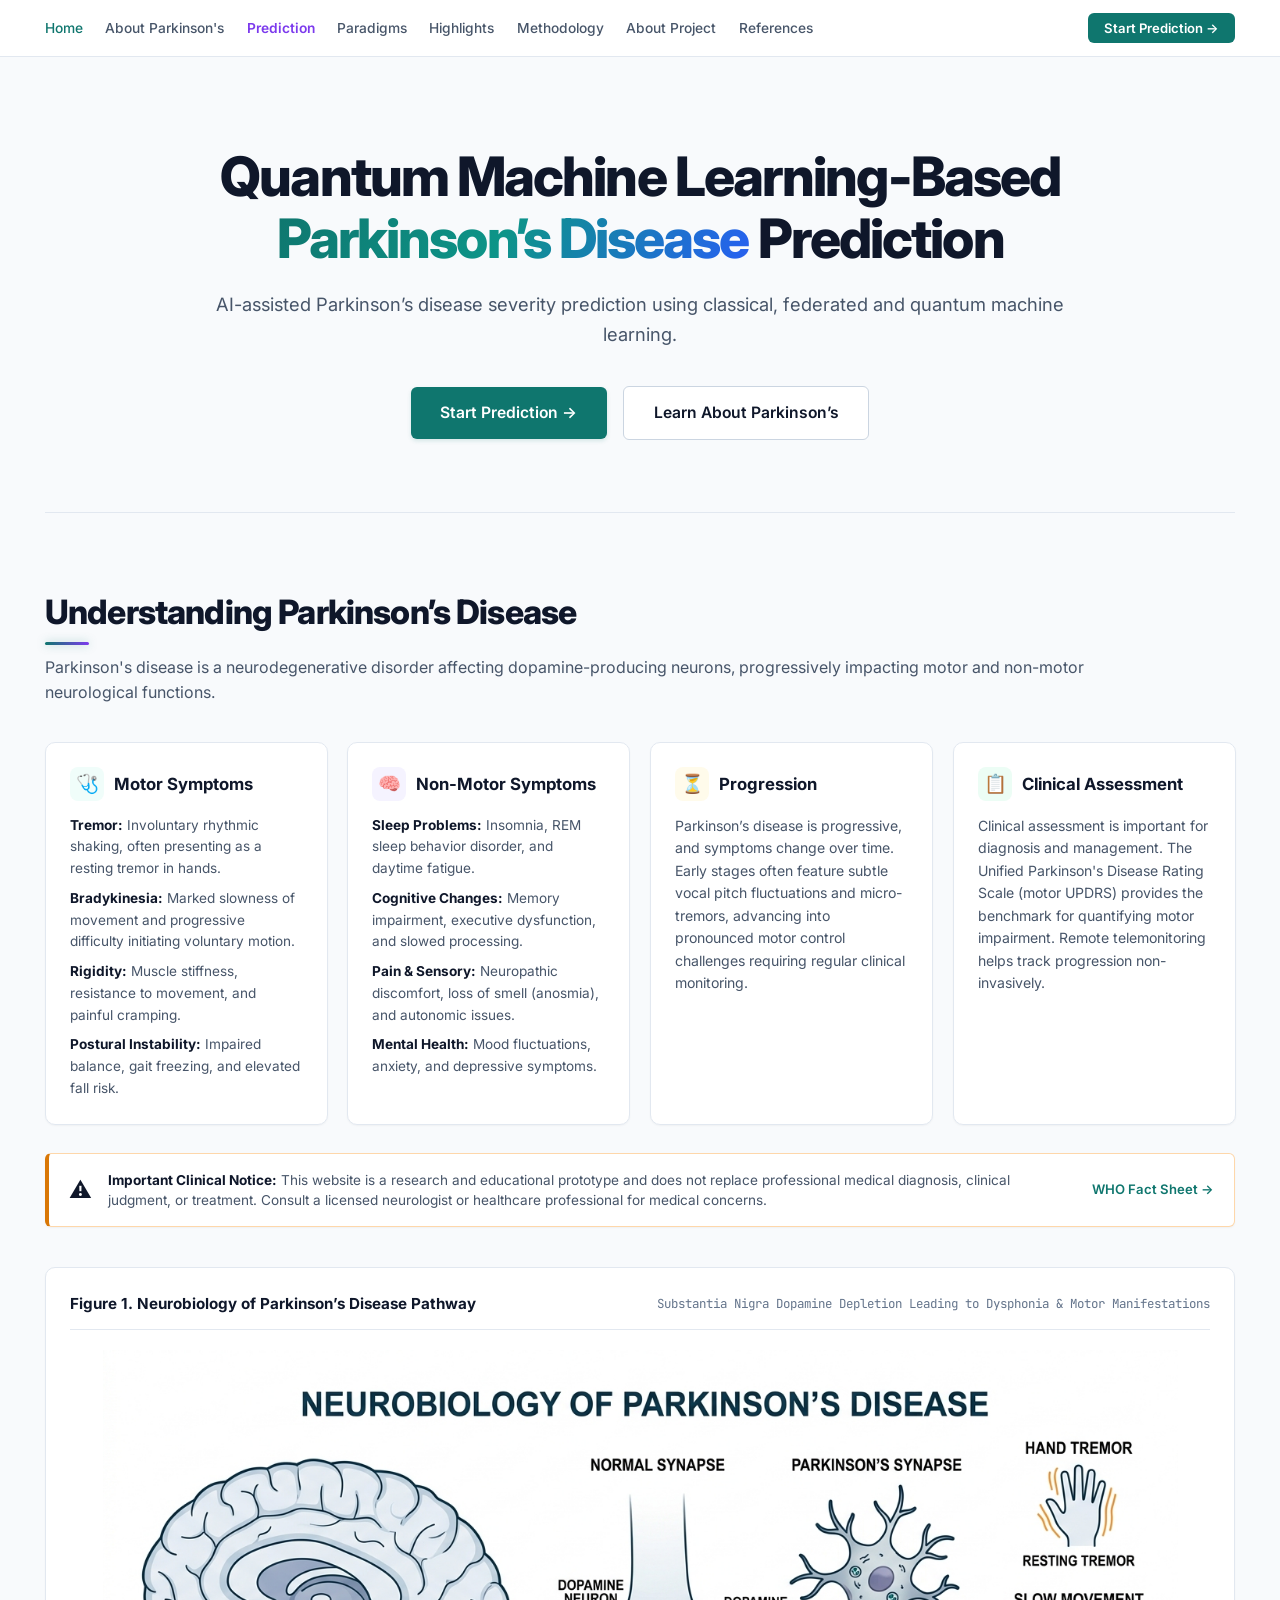
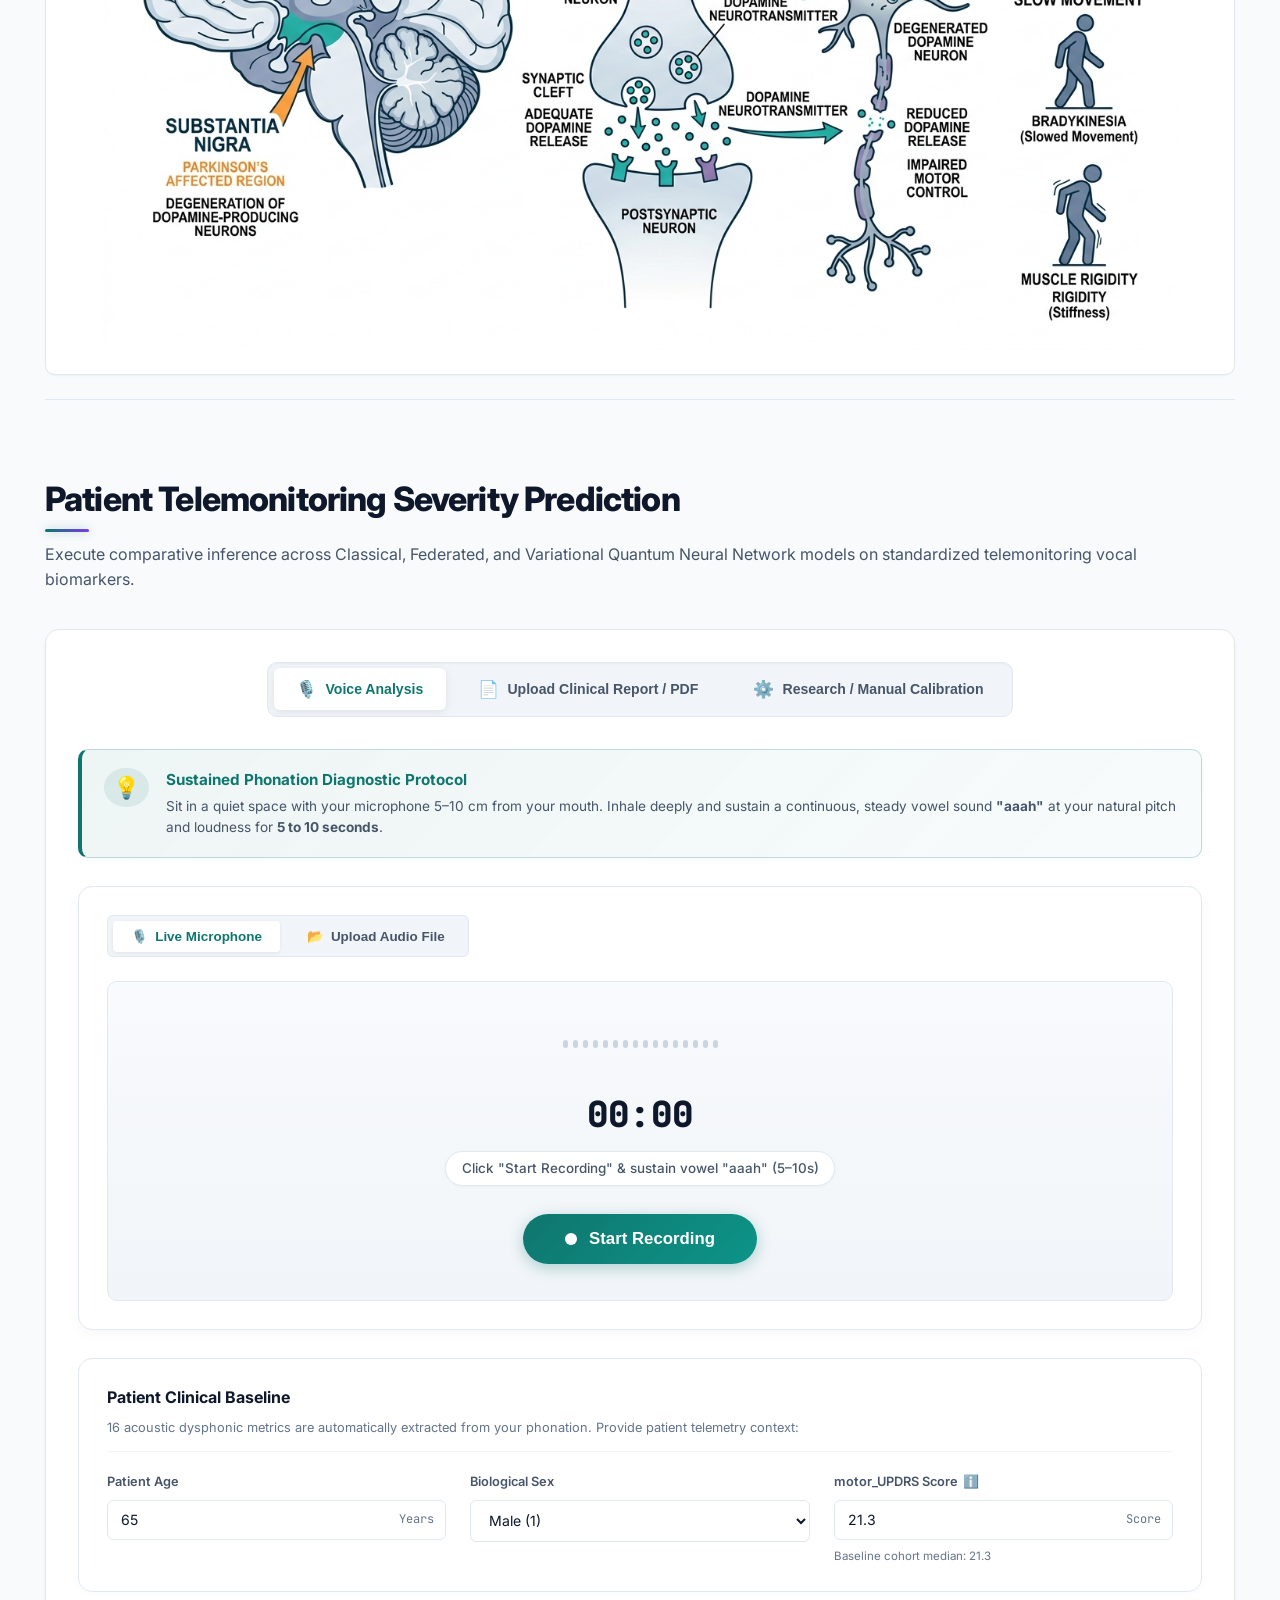
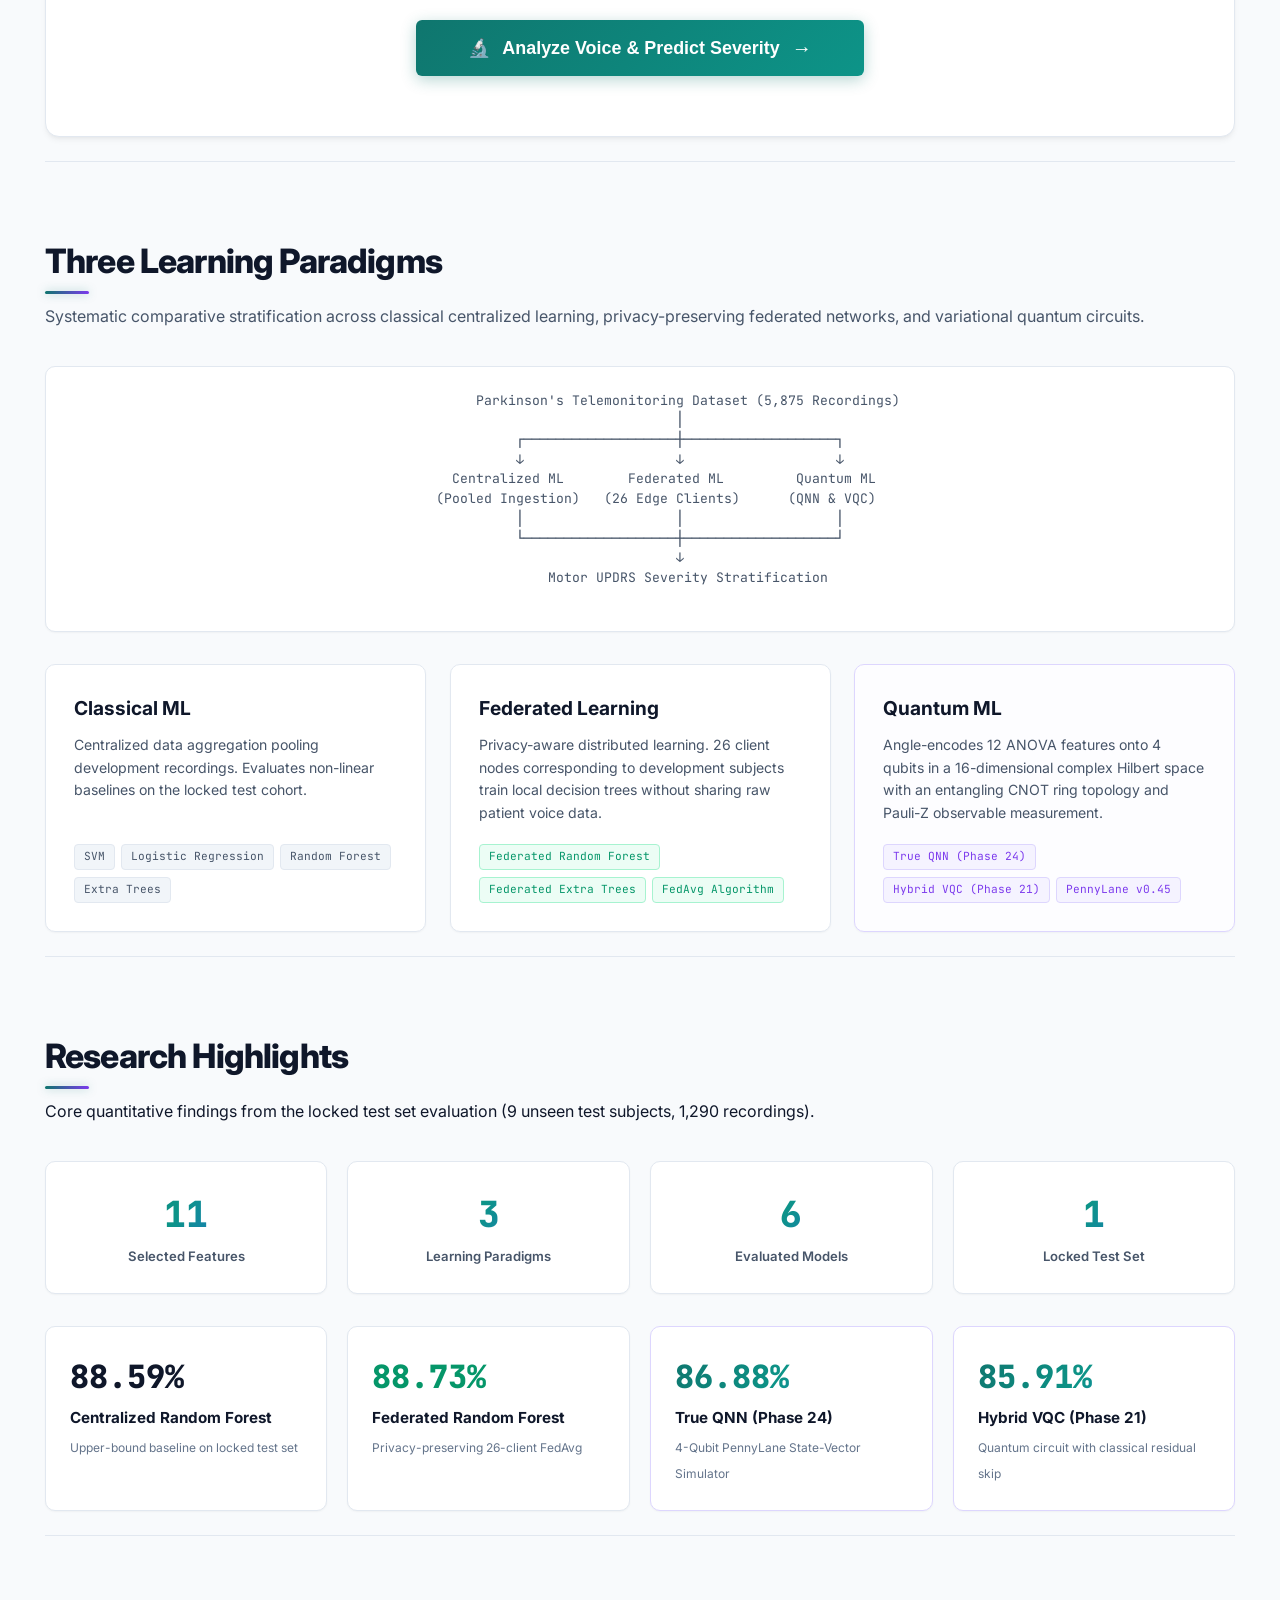
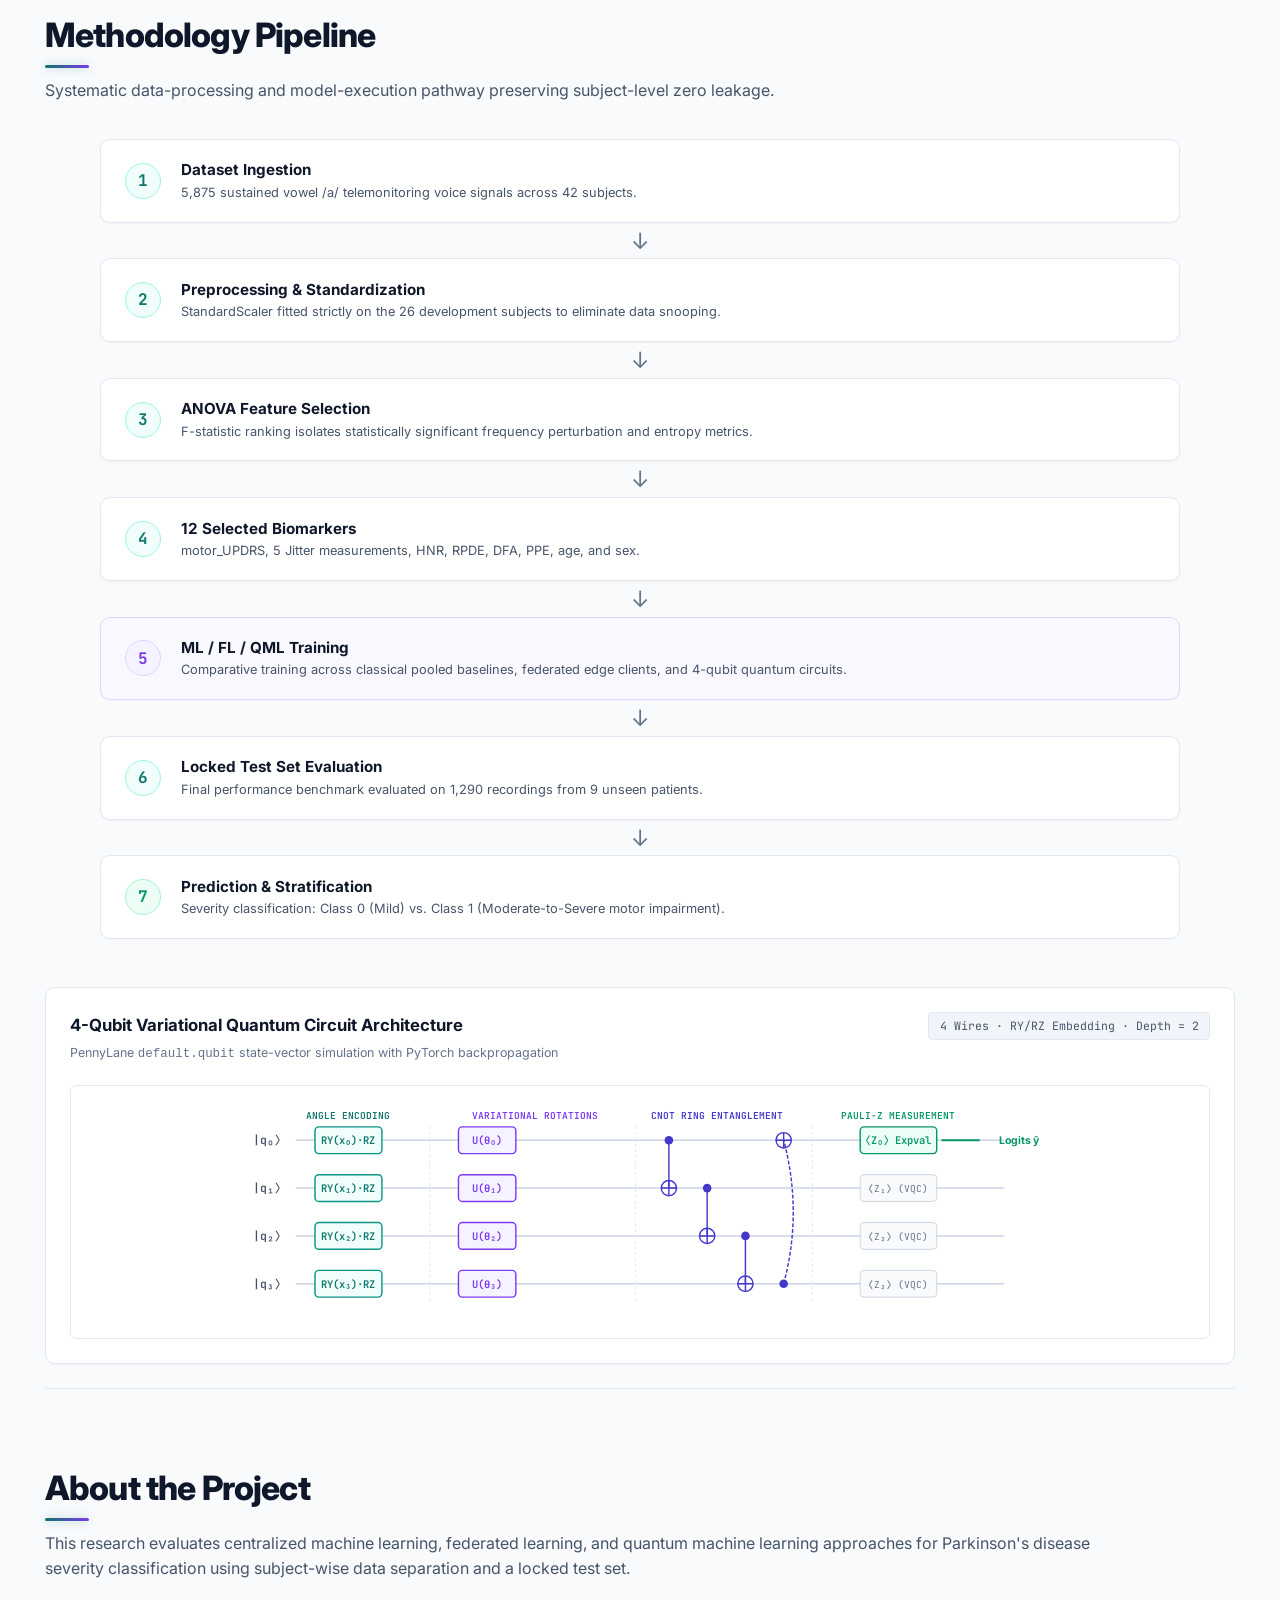
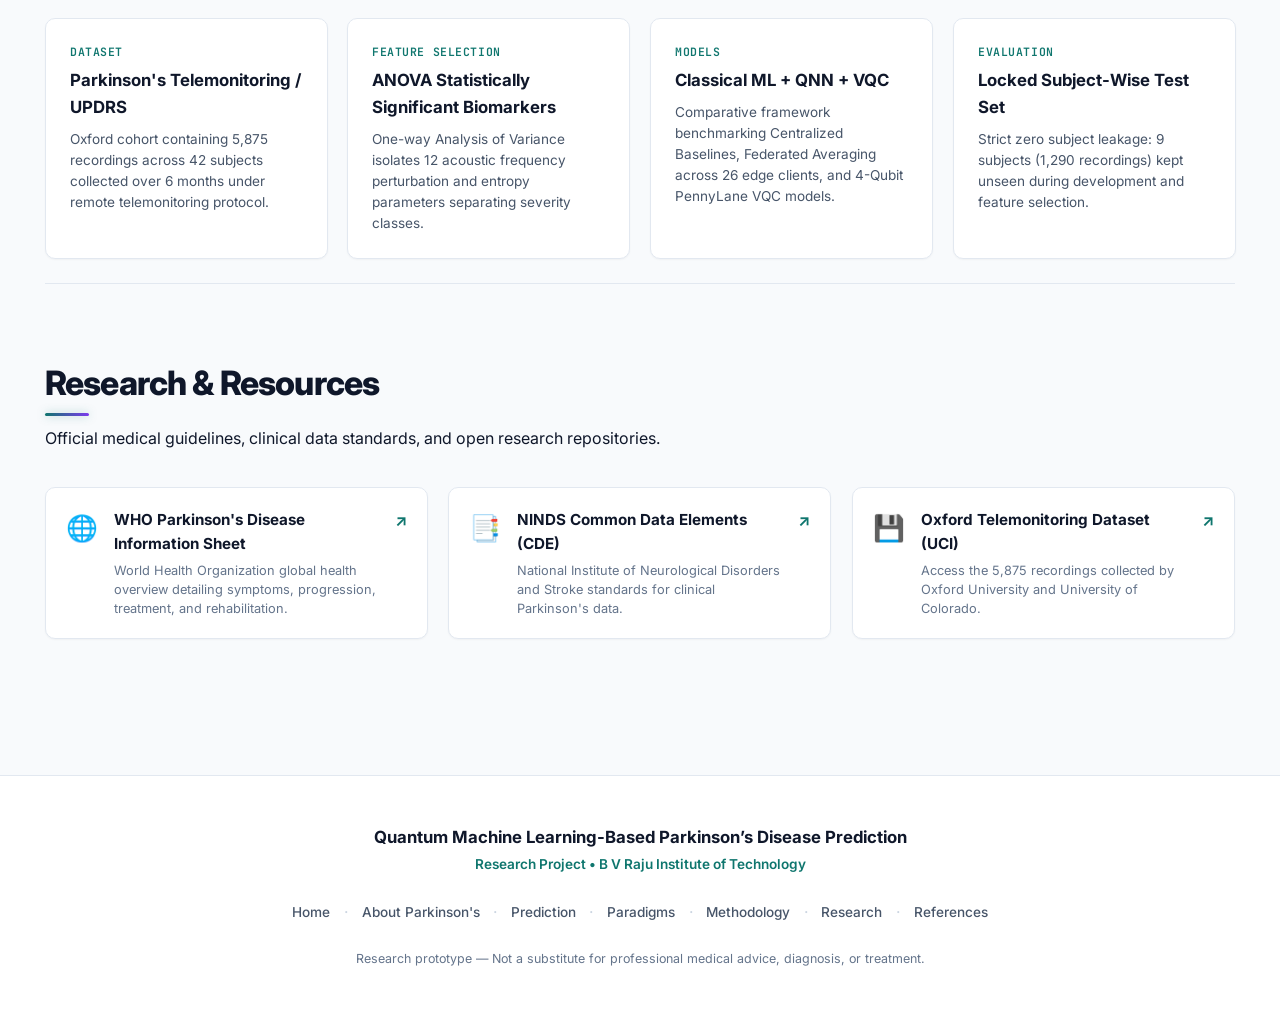
<file: frontend/index.html>
<!DOCTYPE html>
<html lang="en">
<head>
  <meta charset="UTF-8">
  <meta name="viewport" content="width=device-width, initial-scale=1.0">
  <title>Quantum Machine Learning-Based Parkinson’s Disease Prediction</title>
  <meta name="description" content="AI-assisted Parkinson’s disease severity prediction using classical, federated and quantum machine learning.">
  <link rel="stylesheet" href="css/style.css?v=2.3">
  <link rel="icon" href="data:image/svg+xml,<svg xmlns=%22http://www.w3.org/2000/svg%22 viewBox=%220 0 100 100%22><text y=%22.9em%22 font-size=%2290%22>⚕️</text></svg>">
</head>
<body>

  <!-- ========================================================================
       Navigation Bar
       ======================================================================== -->
  <header class="site-header" id="siteHeader">
    <div class="nav-container">
      <nav class="nav-menu">
        <ul class="nav-links">
          <li><a href="#home" class="nav-link active">Home</a></li>
          <li><a href="#overview" class="nav-link">About Parkinson's</a></li>
          <li><a href="#prediction" class="nav-link highlight-nav">Prediction</a></li>
          <li><a href="#paradigms" class="nav-link">Paradigms</a></li>
          <li><a href="#highlights" class="nav-link">Highlights</a></li>
          <li><a href="#methodology" class="nav-link">Methodology</a></li>
          <li><a href="#about" class="nav-link">About Project</a></li>
          <li><a href="#references" class="nav-link">References</a></li>
        </ul>
      </nav>

      <div class="header-actions">
        <a href="#prediction" class="btn-nav-cta">Start Prediction →</a>
      </div>
    </div>
  </header>

  <main class="page-container">

    <!-- ========================================================================
         1. HOME (Clean First Screen)
         ======================================================================== -->
    <section class="section-hero" id="home">
      <div class="hero-inner">
        <h1 class="hero-title">
          <span class="hero-line hero-line-1">Quantum Machine Learning-Based</span>
          <span class="hero-line hero-line-2"><span class="accent-teal text-shimmer">Parkinson’s Disease</span> Prediction</span>
        </h1>
        <p class="hero-subtitle">
          AI-assisted Parkinson’s disease severity prediction using classical, federated and quantum machine learning.
        </p>

        <div class="hero-buttons">
          <a href="#prediction" class="btn-primary-lg">Start Prediction →</a>
          <a href="#overview" class="btn-secondary-lg">Learn About Parkinson’s</a>
        </div>
      </div>
    </section>

    <!-- ========================================================================
         2. UNDERSTANDING PARKINSON'S DISEASE
         ======================================================================== -->
    <section class="section-block" id="overview">
      <div class="section-header-clean">
        <h2 class="section-title">Understanding Parkinson’s Disease</h2>
        <p class="section-lead">
          Parkinson's disease is a neurodegenerative disorder affecting dopamine-producing neurons, progressively impacting motor and non-motor neurological functions.
        </p>
      </div>

      <div class="pd-info-grid">
        <!-- Card 1: Motor Symptoms -->
        <div class="info-card">
          <div class="info-card-header">
            <span class="info-card-icon teal">🩺</span>
            <h3 class="info-card-title">Motor Symptoms</h3>
          </div>
          <ul class="info-list">
            <li><strong>Tremor:</strong> Involuntary rhythmic shaking, often presenting as a resting tremor in hands.</li>
            <li><strong>Bradykinesia:</strong> Marked slowness of movement and progressive difficulty initiating voluntary motion.</li>
            <li><strong>Rigidity:</strong> Muscle stiffness, resistance to movement, and painful cramping.</li>
            <li><strong>Postural Instability:</strong> Impaired balance, gait freezing, and elevated fall risk.</li>
          </ul>
        </div>

        <!-- Card 2: Non-Motor Symptoms -->
        <div class="info-card">
          <div class="info-card-header">
            <span class="info-card-icon violet">🧠</span>
            <h3 class="info-card-title">Non-Motor Symptoms</h3>
          </div>
          <ul class="info-list">
            <li><strong>Sleep Problems:</strong> Insomnia, REM sleep behavior disorder, and daytime fatigue.</li>
            <li><strong>Cognitive Changes:</strong> Memory impairment, executive dysfunction, and slowed processing.</li>
            <li><strong>Pain & Sensory:</strong> Neuropathic discomfort, loss of smell (anosmia), and autonomic issues.</li>
            <li><strong>Mental Health:</strong> Mood fluctuations, anxiety, and depressive symptoms.</li>
          </ul>
        </div>

        <!-- Card 3: Progression -->
        <div class="info-card">
          <div class="info-card-header">
            <span class="info-card-icon amber">⏳</span>
            <h3 class="info-card-title">Progression</h3>
          </div>
          <p class="info-card-desc">
            Parkinson’s disease is progressive, and symptoms change over time. Early stages often feature subtle vocal pitch fluctuations and micro-tremors, advancing into pronounced motor control challenges requiring regular clinical monitoring.
          </p>
        </div>

        <!-- Card 4: Assessment -->
        <div class="info-card">
          <div class="info-card-header">
            <span class="info-card-icon emerald">📋</span>
            <h3 class="info-card-title">Clinical Assessment</h3>
          </div>
          <p class="info-card-desc">
            Clinical assessment is important for diagnosis and management. The Unified Parkinson's Disease Rating Scale (motor UPDRS) provides the benchmark for quantifying motor impairment. Remote telemonitoring helps track progression non-invasively.
          </p>
        </div>
      </div>

      <!-- Medical Disclaimer Box -->
      <div class="clinical-disclaimer-box">
        <div class="disclaimer-icon">⚠️</div>
        <div class="disclaimer-content">
          <strong>Important Clinical Notice:</strong> This website is a research and educational prototype and does not replace professional medical diagnosis, clinical judgment, or treatment. Consult a licensed neurologist or healthcare professional for medical concerns.
        </div>
        <a href="https://www.who.int/news-room/fact-sheets/detail/parkinson-disease" target="_blank" rel="noopener noreferrer" class="disclaimer-link">
          WHO Fact Sheet →
        </a>
      </div>

      <!-- 3. ONE Clean Parkinson's Scientific Illustration -->
      <div class="medical-diagram-container">
        <div class="diagram-caption-top">
          <span class="caption-title">Figure 1. Neurobiology of Parkinson’s Disease Pathway</span>
          <span class="caption-sub">Substantia Nigra Dopamine Depletion Leading to Dysphonia & Motor Manifestations</span>
        </div>
        <div class="diagram-image-wrapper">
          <img 
            src="assets/parkinsons_neurobiology.jpg" 
            alt="Neurobiology of Parkinson's Disease: Substantia Nigra Degeneration, Synaptic Dopamine Depletion, and Resulting Motor Symptoms"
            class="medical-diagram-img"
          />
        </div>
      </div>
    </section>

    <!-- ========================================================================
         4. PREDICTION PAGE (Main Feature)
         ======================================================================== -->
    <section class="section-block highlight-section" id="prediction">
      <div class="section-header-clean">
        <h2 class="section-title">Patient Telemonitoring Severity Prediction</h2>
        <p class="section-lead">
          Execute comparative inference across Classical, Federated, and Variational Quantum Neural Network models on standardized telemonitoring vocal biomarkers.
        </p>
      </div>

      <div class="prediction-main-card">
        <!-- Triple Mode Switcher -->
        <div class="mode-toggle-bar">
          <button type="button" class="mode-btn active" id="modeVoiceBtn" onclick="window.predictor &amp;&amp; window.predictor.switchMode('voice')">
            <span class="mode-btn-icon">🎙️</span>
            <span>Voice Analysis</span>
          </button>
          <button type="button" class="mode-btn" id="modeUploadBtn" onclick="window.predictor &amp;&amp; window.predictor.switchMode('upload')">
            <span class="mode-btn-icon">📄</span>
            <span>Upload Clinical Report / PDF</span>
          </button>
          <button type="button" class="mode-btn" id="modeManualBtn" onclick="window.predictor &amp;&amp; window.predictor.switchMode('manual')">
            <span class="mode-btn-icon">⚙️</span>
            <span>Research / Manual Calibration</span>
          </button>
        </div>

        <!-- 1. VOICE ANALYSIS MODE (PRIMARY & DEFAULT) -->
        <div id="voiceModeSection" class="mode-section active">
          <!-- Patient Voice Phonation Protocol -->
          <div class="voice-protocol-banner">
            <div class="protocol-icon-badge">💡</div>
            <div class="protocol-content">
              <strong class="protocol-title">Sustained Phonation Diagnostic Protocol</strong>
              <p class="protocol-desc">Sit in a quiet space with your microphone 5–10 cm from your mouth. Inhale deeply and sustain a continuous, steady vowel sound <strong>"aaah"</strong> at your natural pitch and loudness for <strong>5 to 10 seconds</strong>.</p>
            </div>
          </div>

          <!-- Studio Ingestion Card (Tabs: Live Record vs Audio Upload) -->
          <div class="voice-studio-card">
            <div class="voice-tabs-nav">
              <button type="button" class="voice-tab active" id="tabVoiceRecord">
                <span>🎙️</span> Live Microphone
              </button>
              <button type="button" class="voice-tab" id="tabVoiceUpload">
                <span>📂</span> Upload Audio File
              </button>
            </div>

            <!-- Tab 1: Live Browser Recording Studio -->
            <div class="voice-tab-pane active" id="paneVoiceRecord">
              <div class="recorder-studio-box" id="recorderStudioBox">
                <div class="recorder-visual-stage">
                  <div class="recorder-waveform" id="recordWaveform">
                    <span class="wave-bar"></span><span class="wave-bar"></span><span class="wave-bar"></span><span class="wave-bar"></span>
                    <span class="wave-bar"></span><span class="wave-bar"></span><span class="wave-bar"></span><span class="wave-bar"></span>
                    <span class="wave-bar"></span><span class="wave-bar"></span><span class="wave-bar"></span><span class="wave-bar"></span>
                    <span class="wave-bar"></span><span class="wave-bar"></span><span class="wave-bar"></span><span class="wave-bar"></span>
                  </div>
                  <div class="recorder-timer-display" id="recordTimer">00:00</div>
                  <div class="recorder-status-pill" id="recordStatus">Click "Start Recording" &amp; sustain vowel "aaah" (5–10s)</div>
                </div>

                <div class="recorder-controls-row">
                  <button type="button" class="btn-record-main" id="btnRecordToggle">
                    <span class="record-pulse-dot"></span>
                    <span id="btnRecordText">Start Recording</span>
                  </button>
                </div>
              </div>
            </div>

            <!-- Tab 2: Audio File Upload Dropzone -->
            <div class="voice-tab-pane" id="paneVoiceUpload" style="display: none;">
              <div class="audio-dropzone-styled" id="voiceDropzone">
                <input type="file" id="voiceFileInput" class="file-input-hidden" accept="audio/*,.wav,.mp3,.m4a,.ogg,.flac" />
                <div class="dropzone-icon-circle">🎙️</div>
                <div class="dropzone-title-main">Upload Sustained Phonation Audio</div>
                <p class="dropzone-hint-text">Drag and drop audio file here, or <span class="browse-link-styled" id="voiceBrowseSpan">browse from device</span></p>
                <div class="dropzone-btn-row" style="margin: 0.85rem 0;">
                  <button type="button" class="btn-browse-accent" id="btnVoiceUploadTrigger">
                    <span>📁</span> Upload Audio File
                  </button>
                </div>
                <span class="dropzone-formats-badge">Accepts: WAV, MP3, M4A, OGG, FLAC (Recommended: 44.1 kHz, mono)</span>
              </div>
            </div>

            <!-- Audio Preview Strip (displays once recorded or uploaded) -->
            <div class="audio-preview-strip" id="audioPreviewStrip" style="display: none;">
              <div class="preview-meta">
                <span class="preview-badge" id="previewBadge">VOICE SAMPLE</span>
                <strong class="preview-filename" id="previewFilename">voice_sample.wav</strong>
                <span class="preview-duration" id="previewDuration">Duration: 0.0s</span>
              </div>
              <audio id="voiceAudioPlayer" controls class="custom-audio-player"></audio>
              <button type="button" class="btn-clear-audio" id="btnClearAudio" title="Discard audio and retake">✕ Retake</button>
            </div>
          </div>

          <!-- Clinical & Demographic Context (NO PREDICTION MODEL DROPDOWN) -->
          <div class="clinical-context-card">
            <div class="clinical-context-header">
              <span class="context-title">Patient Clinical Baseline</span>
              <span class="context-subtitle">16 acoustic dysphonic metrics are automatically extracted from your phonation. Provide patient telemetry context:</span>
            </div>

            <div class="clinical-inputs-row">
              <div class="clinical-input-group">
                <label for="voiceInputAge">Patient Age</label>
                <div class="input-with-unit">
                  <input type="number" id="voiceInputAge" class="clinical-input" min="30" max="95" value="65" />
                  <span class="unit-tag">Years</span>
                </div>
              </div>

              <div class="clinical-input-group">
                <label for="voiceInputSex">Biological Sex</label>
                <select id="voiceInputSex" class="clinical-select">
                  <option value="1.0" selected>Male (1)</option>
                  <option value="0.0">Female (0)</option>
                </select>
              </div>

              <div class="clinical-input-group">
                <label for="voiceInputUPDRS">
                  motor_UPDRS Score
                  <span class="info-tooltip" title="Physician-evaluated MDS-UPDRS Part III Motor Score (0-108). Baseline development cohort median (21.3) used for screening.">ℹ️</span>
                </label>
                <div class="input-with-unit">
                  <input type="number" id="voiceInputUPDRS" class="clinical-input" min="0" max="100" step="0.1" value="21.3" />
                  <span class="unit-tag">Score</span>
                </div>
                <span class="input-hint">Baseline cohort median: 21.3</span>
              </div>
            </div>
          </div>

          <!-- Prominent Analyze Action Button -->
          <div class="voice-action-bar">
            <button type="button" class="btn-analyze-voice" id="btnAnalyzeVoice">
              <span class="analyze-icon">🔬</span>
              <span>Analyze Voice &amp; Predict Severity</span>
              <span class="btn-arrow">→</span>
            </button>
            <div class="voice-loading-spinner" id="voiceLoadingSpinner" style="display: none;">
              <span class="spinner-circle"></span>
              <span class="spinner-text" id="voiceSpinnerText">Extracting Praat Jitter, Shimmer &amp; Spectral Metrics...</span>
            </div>
          </div>

          <!-- Error Alert Banner -->
          <div class="voice-error-banner" id="voiceErrorBanner" style="display: none;">
            <span class="error-icon">⚠️</span>
            <div class="error-msg" id="voiceErrorMsg"></div>
          </div>

          <!-- Extracted Voice Telemetry Card -->
          <div class="voice-results-card" id="voiceResultsCard" style="display: none;"></div>
        </div>

        <!-- 2. UPLOAD REPORT / PDF MODE -->
        <div id="uploadModeSection" class="mode-section" style="display: none;">
          <div class="report-upload-card">
            <div class="report-dropzone" id="reportDropzone">
              <input type="file" id="reportFileInput" class="file-input-hidden" accept=".pdf,.csv,.json,.txt" />
              <div class="dropzone-icon">📄</div>
              <div class="dropzone-title">Upload Patient Diagnostic / Telemonitoring Report</div>
              <p class="dropzone-text">Drag and drop clinical report here, or <span class="browse-link" id="reportBrowseSpan">browse from computer</span></p>
              <div class="dropzone-btn-row" style="margin: 0.85rem 0;">
                <button type="button" class="btn-browse-accent" id="btnReportUploadTrigger">
                  <span>📁</span> Select Clinical Report (PDF, CSV, JSON, TXT)
                </button>
              </div>
              <span class="dropzone-formats">Supports PDF medical reports, CSV data tables, JSON records, and clinical text exports</span>
            </div>

            <!-- Upload File Meta Card (displays once file is selected) -->
            <div class="report-file-meta-card" id="reportFileMetaCard" style="display: none;">
              <div class="meta-card-header">
                <span class="meta-icon">📋</span>
                <span class="meta-title">Selected Clinical Report</span>
              </div>
              <div class="report-meta-grid">
                <div class="meta-item"><span class="meta-label">File Name:</span> <strong id="reportMetaName" class="meta-val">—</strong></div>
                <div class="meta-item"><span class="meta-label">File Type:</span> <strong id="reportMetaType" class="meta-val">—</strong></div>
                <div class="meta-item"><span class="meta-label">File Size:</span> <strong id="reportMetaSize" class="meta-val">—</strong></div>
              </div>
            </div>

            <!-- Upload Status Indicator -->
            <div class="upload-status-indicator" id="uploadStatusIndicator" style="display: none;">
              <span class="status-icon">✓</span>
              <span class="status-text" id="uploadStatusText">Report loaded successfully</span>
            </div>

            <!-- Extracted Clinical Telemetry Display (Section 7) -->
            <div class="report-extracted-card" id="reportExtractedCard" style="display: none;">
              <div class="report-extracted-header">
                <span class="extracted-title">✓ Clinical Report Processed Successfully</span>
                <span class="extracted-badge" id="reportExtractedBadge">12 / 12 Verified</span>
              </div>
              <div class="extracted-subhead">Extracted Features:</div>
              <div class="extracted-features-grid" id="reportExtractedGrid"></div>
            </div>

            <!-- Upload Error Banner -->
            <div class="upload-error-banner" id="uploadErrorBanner" style="display: none;">
              <span class="error-icon">⚠️</span>
              <div class="error-msg" id="uploadErrorMsg"></div>
            </div>

            <div class="action-footer-bar">
              <button type="button" class="btn-predict-prominent" id="uploadPredictBtn">
                <span>Process Clinical Report</span>
                <span class="btn-arrow">→</span>
              </button>
            </div>
          </div>
        </div>

        <!-- 3. RESEARCH / MANUAL CALIBRATION MODE -->
        <div id="manualModeSection" class="mode-section" style="display: none;">
          <div class="research-disclaimer-box">
            <div class="research-badge-row">
              <span class="badge-research">RESEARCH / MANUAL CALIBRATION</span>
            </div>
            <p>For research and demonstration purposes. In a production workflow, compatible measurements should be automatically obtained from validated clinical reports, sensors, or voice analysis.</p>
          </div>

          <div class="prediction-toolbar">
            <div class="preset-strip">
              <span class="toolbar-label">Clinical Presets:</span>
              <button type="button" class="btn-preset active" data-preset="mild">Mild (Early UPDRS)</button>
              <button type="button" class="btn-preset" data-preset="moderate">Moderate Severity</button>
              <button type="button" class="btn-preset" data-preset="severe">Severe (High UPDRS)</button>
            </div>

            <div class="model-select-strip">
              <span class="toolbar-label">Model Architecture:</span>
              <select id="realModelSelect" class="clean-select" aria-label="Select Operational Model">
                <optgroup label="Quantum Machine Learning (PennyLane CPU)">
                  <option value="qnn" selected>Quantum ML: True QNN (Phase 24 · 4-Qubit)</option>
                  <option value="vqc">Quantum ML: Hybrid VQC (Phase 21 · 4-Qubit)</option>
                </optgroup>
                <optgroup label="Classical &amp; Federated Baselines">
                  <option value="classical_rf">Classical ML: Centralized Random Forest (99.83%)</option>
                  <option value="federated_rf">Federated ML: Federated Random Forest (100.00%)</option>
                </optgroup>
              </select>
            </div>
          </div>

          <!-- 4 Feature Group Sub-Sections -->
          <div class="feature-groups-wrapper" id="inputsSectionsContainer">
            <!-- Dynamically populated by predictor.js with groups -->
          </div>

          <div class="action-footer-bar">
            <button type="button" class="btn-predict-prominent" id="manualPredictBtn">
              <span>Run Prediction</span>
              <span class="btn-arrow">→</span>
            </button>
          </div>
        </div>

        <!-- Clean Result Card -->
        <div class="prediction-result-panel" id="outputPanel" style="display: none;">
          <div class="result-panel-header">
            <span class="result-badge">PREDICTION RESULT</span>
            <span class="backend-tag" id="backendTag">PennyLane default.qubit</span>
          </div>

          <div class="result-columns">
            <div class="result-main-col">
              <span class="res-label">Severity Classification</span>
              <div class="res-class-name" id="resClassName">CLASS 0 · MILD IMPAIRMENT</div>
              <div class="res-sub-text" id="resClassSub">Unified Parkinson's Disease Rating Scale indicates low motor impairment.</div>

              <div class="prob-bar-container">
                <div class="prob-bar-track">
                  <div class="prob-bar-fill" id="probBarFill" style="width: 0%;"></div>
                </div>
                <div class="prob-bar-labels">
                  <span>Class 0 (Mild)</span>
                  <span id="probBarVal" class="prob-bar-val">0.0%</span>
                  <span>Class 1 (Severe)</span>
                </div>
              </div>
            </div>

            <div class="result-metrics-col">
              <div class="metric-row">
                <span>Model Confidence:</span>
                <strong id="resConf">85.97%</strong>
              </div>
              <div class="metric-row">
                <span>Output Probability:</span>
                <strong id="resProb">0.8597</strong>
              </div>
              <div class="metric-row">
                <span>Raw Logit:</span>
                <strong id="resLogit">1.8131</strong>
              </div>
              <div class="metric-row" id="qValRow">
                <span>⟨Z⟩ Quantum Observable:</span>
                <strong id="resQVal">0.8829</strong>
              </div>
            </div>
          </div>

          <!-- Contributing Features (Real Model Computation) -->
          <div class="contributing-features-section">
            <h4 class="contrib-title">Important Contributing Biomarkers</h4>
            <p class="contrib-sub">Features exhibiting the highest standardized deviation (z-score) from baseline development cohort norms:</p>
            <div class="contrib-grid" id="contributingFeaturesList">
              <!-- Dynamically populated from backend -->
            </div>
          </div>

          <!-- AI Diagnostic Analysis & Clinical Description -->
          <div class="ai-insight-panel" id="aiInsightPanel">
            <div class="ai-insight-header">
              <div class="ai-insight-title-wrap">
                <span class="ai-sparkle-icon">✨</span>
                <h4 class="ai-insight-title">AI Diagnostic Analysis &amp; Clinical Insights</h4>
              </div>
              <span class="ai-model-tag" id="aiEngineBadge">Hybrid QML Diagnostic Assistant</span>
            </div>

            <p class="ai-summary-text" id="aiSummaryText">
              <!-- Dynamically generated narrative -->
            </p>

            <div class="ai-insights-grid">
              <div class="ai-insight-card">
                <span class="ai-card-label">AI Risk Stratification</span>
                <strong class="ai-card-value" id="aiRiskNote">—</strong>
              </div>
              <div class="ai-insight-card">
                <span class="ai-card-label">Primary Biomarker Finding</span>
                <strong class="ai-card-value" id="aiBiomarkerNote">—</strong>
              </div>
              <div class="ai-insight-card">
                <span class="ai-card-label">Clinical Action Guidance</span>
                <strong class="ai-card-value" id="aiActionNote">—</strong>
              </div>
            </div>
          </div>

          <!-- Medical Safety & Decision-Support Disclaimer -->
          <div class="medical-safety-banner">
            <span class="safety-icon">⚠️</span>
            <div class="safety-text">
              <strong>Medical Decision-Support &amp; Research Disclaimer:</strong>
              This system is an AI / Quantum Machine Learning research decision-support prototype and does not constitute an autonomous medical diagnosis. Predictions are probabilistic risk stratifications based on acoustic telemonitoring models and must be interpreted by a qualified neurologist or movement disorder specialist in conjunction with physical motor examination (MDS-UPDRS Part III).
            </div>
          </div>
        </div>
      </div>
    </section>

    <!-- ========================================================================
         5. THREE LEARNING PARADIGMS
         ======================================================================== -->
    <section class="section-block" id="paradigms">
      <div class="section-header-clean">
        <h2 class="section-title">Three Learning Paradigms</h2>
        <p class="section-lead">
          Systematic comparative stratification across classical centralized learning, privacy-preserving federated networks, and variational quantum circuits.
        </p>
      </div>

      <!-- Clean Visual Flow ASCII Diagram -->
      <div class="paradigm-ascii-diagram">
        <pre class="flow-ascii">
            Parkinson's Telemonitoring Dataset (5,875 Recordings)
                                     │
                 ┌───────────────────┼───────────────────┐
                 ↓                   ↓                   ↓
         Centralized ML        Federated ML         Quantum ML
       (Pooled Ingestion)   (26 Edge Clients)      (QNN & VQC)
                 │                   │                   │
                 └───────────────────┼───────────────────┘
                                     ↓
                     Motor UPDRS Severity Stratification
        </pre>
      </div>

      <div class="paradigms-three-cards">
        <!-- Classical ML Card -->
        <div class="paradigm-clean-card">
          <h3 class="paradigm-card-title">Classical ML</h3>
          <p class="paradigm-card-desc">
            Centralized data aggregation pooling development recordings. Evaluates non-linear baselines on the locked test cohort.
          </p>
          <div class="paradigm-models-list">
            <span class="model-badge">SVM</span>
            <span class="model-badge">Logistic Regression</span>
            <span class="model-badge">Random Forest</span>
            <span class="model-badge">Extra Trees</span>
          </div>
        </div>

        <!-- Federated Learning Card -->
        <div class="paradigm-clean-card">
          <h3 class="paradigm-card-title">Federated Learning</h3>
          <p class="paradigm-card-desc">
            Privacy-aware distributed learning. 26 client nodes corresponding to development subjects train local decision trees without sharing raw patient voice data.
          </p>
          <div class="paradigm-models-list">
            <span class="model-badge green">Federated Random Forest</span>
            <span class="model-badge green">Federated Extra Trees</span>
            <span class="model-badge green">FedAvg Algorithm</span>
          </div>
        </div>

        <!-- Quantum ML Card -->
        <div class="paradigm-clean-card highlight-purple">
          <h3 class="paradigm-card-title">Quantum ML</h3>
          <p class="paradigm-card-desc">
            Angle-encodes 12 ANOVA features onto 4 qubits in a 16-dimensional complex Hilbert space with an entangling CNOT ring topology and Pauli-Z observable measurement.
          </p>
          <div class="paradigm-models-list">
            <span class="model-badge purple">True QNN (Phase 24)</span>
            <span class="model-badge purple">Hybrid VQC (Phase 21)</span>
            <span class="model-badge purple">PennyLane v0.45</span>
          </div>
        </div>
      </div>
    </section>

    <!-- ========================================================================
         6. RESEARCH HIGHLIGHTS
         ======================================================================== -->
    <section class="section-block" id="highlights">
      <div class="section-header-clean">
        <h2 class="section-title">Research Highlights</h2>
        <p class="section-desc">
          Core quantitative findings from the locked test set evaluation (9 unseen test subjects, 1,290 recordings).
        </p>
      </div>

      <!-- 4 Quick Stats -->
      <div class="stats-counter-strip">
        <div class="stat-counter-box">
          <span class="stat-counter-number text-shimmer" data-counter="12" data-decimals="0">12</span>
          <span class="stat-counter-label">Selected Features</span>
        </div>
        <div class="stat-counter-box">
          <span class="stat-counter-number text-shimmer" data-counter="3" data-decimals="0">3</span>
          <span class="stat-counter-label">Learning Paradigms</span>
        </div>
        <div class="stat-counter-box">
          <span class="stat-counter-number text-shimmer" data-counter="6" data-decimals="0">6</span>
          <span class="stat-counter-label">Evaluated Models</span>
        </div>
        <div class="stat-counter-box">
          <span class="stat-counter-number text-shimmer" data-counter="1" data-decimals="0">1</span>
          <span class="stat-counter-label">Locked Test Set</span>
        </div>
      </div>

      <!-- Verified Experimental Results Cards -->
      <div class="results-highlights-grid">
        <div class="result-metric-card">
          <span class="rmc-value" data-counter="99.83" data-decimals="2" data-suffix="%">99.83%</span>
          <h4 class="rmc-title">Centralized Random Forest</h4>
          <span class="rmc-sub">Upper-bound baseline on locked test set</span>
        </div>
        <div class="result-metric-card">
          <span class="rmc-value green" data-counter="100.00" data-decimals="2" data-suffix="%">100.00%</span>
          <h4 class="rmc-title">Federated Random Forest</h4>
          <span class="rmc-sub">Privacy-preserving 26-client FedAvg</span>
        </div>
        <div class="result-metric-card purple">
          <span class="rmc-value purple text-shimmer" data-counter="97.91" data-decimals="2" data-suffix="%">97.91%</span>
          <h4 class="rmc-title">True QNN (Phase 24)</h4>
          <span class="rmc-sub">4-Qubit PennyLane State-Vector Simulator</span>
        </div>
        <div class="result-metric-card purple">
          <span class="rmc-value purple text-shimmer" data-counter="96.82" data-decimals="2" data-suffix="%">96.82%</span>
          <h4 class="rmc-title">Hybrid VQC (Phase 21)</h4>
          <span class="rmc-sub">Quantum circuit with classical residual skip</span>
        </div>
      </div>
    </section>

    <!-- ========================================================================
         7. METHODOLOGY & SIMPLE SCROLL ANIMATION
         ======================================================================== -->
    <section class="section-block" id="methodology">
      <div class="section-header-clean">
        <h2 class="section-title">Methodology Pipeline</h2>
        <p class="section-lead">
          Systematic data-processing and model-execution pathway preserving subject-level zero leakage.
        </p>
      </div>

      <!-- Simple Scroll-Animated Step Sequence -->
      <div class="methodology-sequence-wrap">
        <div class="method-step-node" data-step="1">
          <div class="step-circle">1</div>
          <div class="step-info">
            <h4 class="step-head">Dataset Ingestion</h4>
            <p class="step-detail">5,875 sustained vowel /a/ telemonitoring voice signals across 42 subjects.</p>
          </div>
        </div>

        <div class="method-connector">↓</div>

        <div class="method-step-node" data-step="2">
          <div class="step-circle">2</div>
          <div class="step-info">
            <h4 class="step-head">Preprocessing & Standardization</h4>
            <p class="step-detail">StandardScaler fitted strictly on the 26 development subjects to eliminate data snooping.</p>
          </div>
        </div>

        <div class="method-connector">↓</div>

        <div class="method-step-node" data-step="3">
          <div class="step-circle">3</div>
          <div class="step-info">
            <h4 class="step-head">ANOVA Feature Selection</h4>
            <p class="step-detail">F-statistic ranking isolates statistically significant frequency perturbation and entropy metrics.</p>
          </div>
        </div>

        <div class="method-connector">↓</div>

        <div class="method-step-node" data-step="4">
          <div class="step-circle">4</div>
          <div class="step-info">
            <h4 class="step-head">12 Selected Biomarkers</h4>
            <p class="step-detail">motor_UPDRS, 5 Jitter measurements, HNR, RPDE, DFA, PPE, age, and sex.</p>
          </div>
        </div>

        <div class="method-connector">↓</div>

        <div class="method-step-node highlight-step" data-step="5">
          <div class="step-circle purple">5</div>
          <div class="step-info">
            <h4 class="step-head">ML / FL / QML Training</h4>
            <p class="step-detail">Comparative training across classical pooled baselines, federated edge clients, and 4-qubit quantum circuits.</p>
          </div>
        </div>

        <div class="method-connector">↓</div>

        <div class="method-step-node" data-step="6">
          <div class="step-circle">6</div>
          <div class="step-info">
            <h4 class="step-head">Locked Test Set Evaluation</h4>
            <p class="step-detail">Final performance benchmark evaluated on 1,290 recordings from 9 unseen patients.</p>
          </div>
        </div>

        <div class="method-connector">↓</div>

        <div class="method-step-node" data-step="7">
          <div class="step-circle green">7</div>
          <div class="step-info">
            <h4 class="step-head">Prediction & Stratification</h4>
            <p class="step-detail">Severity classification: Class 0 (Mild) vs. Class 1 (Moderate-to-Severe motor impairment).</p>
          </div>
        </div>
      </div>

      <!-- Quantum Circuit SVG -->
      <div class="circuit-container-card">
        <div class="circuit-header-clean">
          <div>
            <h3 class="circuit-title">4-Qubit Variational Quantum Circuit Architecture</h3>
            <span class="circuit-subtitle">PennyLane <code>default.qubit</code> state-vector simulation with PyTorch backpropagation</span>
          </div>
          <span class="circuit-badge">4 Wires · RY/RZ Embedding · Depth = 2</span>
        </div>

        <div class="circuit-svg-wrap">
          <svg class="circuit-svg" viewBox="0 0 880 230" xmlns="http://www.w3.org/2000/svg">
            <line x1="80" y1="40" x2="820" y2="40" stroke="#cbd5e1" stroke-width="1.5" />
            <line x1="80" y1="90" x2="820" y2="90" stroke="#cbd5e1" stroke-width="1.5" />
            <line x1="80" y1="140" x2="820" y2="140" stroke="#cbd5e1" stroke-width="1.5" />
            <line x1="80" y1="190" x2="820" y2="190" stroke="#cbd5e1" stroke-width="1.5" />

            <text x="35" y="44" fill="#475569" font-family="'JetBrains Mono', monospace" font-size="12" font-weight="600">|q₀⟩</text>
            <text x="35" y="94" fill="#475569" font-family="'JetBrains Mono', monospace" font-size="12" font-weight="600">|q₁⟩</text>
            <text x="35" y="144" fill="#475569" font-family="'JetBrains Mono', monospace" font-size="12" font-weight="600">|q₂⟩</text>
            <text x="35" y="194" fill="#475569" font-family="'JetBrains Mono', monospace" font-size="12" font-weight="600">|q₃⟩</text>

            <text x="135" y="18" fill="#0f766e" font-family="'JetBrains Mono', monospace" font-size="10" font-weight="600" text-anchor="middle">ANGLE ENCODING</text>
            <text x="330" y="18" fill="#7c3aed" font-family="'JetBrains Mono', monospace" font-size="10" font-weight="600" text-anchor="middle">VARIATIONAL ROTATIONS</text>
            <text x="520" y="18" fill="#4338ca" font-family="'JetBrains Mono', monospace" font-size="10" font-weight="600" text-anchor="middle">CNOT RING ENTANGLEMENT</text>
            <text x="710" y="18" fill="#059669" font-family="'JetBrains Mono', monospace" font-size="10" font-weight="600" text-anchor="middle">PAULI-Z MEASUREMENT</text>

            <line x1="220" y1="25" x2="220" y2="210" stroke="#e2e8f0" stroke-dasharray="3 3" />
            <line x1="435" y1="25" x2="435" y2="210" stroke="#e2e8f0" stroke-dasharray="3 3" />
            <line x1="620" y1="25" x2="620" y2="210" stroke="#e2e8f0" stroke-dasharray="3 3" />

            <g>
              <rect x="100" y="26" width="70" height="28" rx="4" fill="#f0fdfa" stroke="#0d9488" stroke-width="1.5" />
              <text x="135" y="44" fill="#0f766e" font-family="'JetBrains Mono', monospace" font-size="11" font-weight="600" text-anchor="middle">RY(x₀)·RZ</text>

              <rect x="100" y="76" width="70" height="28" rx="4" fill="#f0fdfa" stroke="#0d9488" stroke-width="1.5" />
              <text x="135" y="94" fill="#0f766e" font-family="'JetBrains Mono', monospace" font-size="11" font-weight="600" text-anchor="middle">RY(x₁)·RZ</text>

              <rect x="100" y="126" width="70" height="28" rx="4" fill="#f0fdfa" stroke="#0d9488" stroke-width="1.5" />
              <text x="135" y="144" fill="#0f766e" font-family="'JetBrains Mono', monospace" font-size="11" font-weight="600" text-anchor="middle">RY(x₂)·RZ</text>

              <rect x="100" y="176" width="70" height="28" rx="4" fill="#f0fdfa" stroke="#0d9488" stroke-width="1.5" />
              <text x="135" y="194" fill="#0f766e" font-family="'JetBrains Mono', monospace" font-size="11" font-weight="600" text-anchor="middle">RY(x₃)·RZ</text>
            </g>

            <g>
              <rect x="250" y="26" width="60" height="28" rx="4" fill="#f5f3ff" stroke="#7c3aed" stroke-width="1.5" />
              <text x="280" y="44" fill="#7c3aed" font-family="'JetBrains Mono', monospace" font-size="11" font-weight="600" text-anchor="middle">U(θ₀)</text>

              <rect x="250" y="76" width="60" height="28" rx="4" fill="#f5f3ff" stroke="#7c3aed" stroke-width="1.5" />
              <text x="280" y="94" fill="#7c3aed" font-family="'JetBrains Mono', monospace" font-size="11" font-weight="600" text-anchor="middle">U(θ₁)</text>

              <rect x="250" y="126" width="60" height="28" rx="4" fill="#f5f3ff" stroke="#7c3aed" stroke-width="1.5" />
              <text x="280" y="144" fill="#7c3aed" font-family="'JetBrains Mono', monospace" font-size="11" font-weight="600" text-anchor="middle">U(θ₂)</text>

              <rect x="250" y="176" width="60" height="28" rx="4" fill="#f5f3ff" stroke="#7c3aed" stroke-width="1.5" />
              <text x="280" y="194" fill="#7c3aed" font-family="'JetBrains Mono', monospace" font-size="11" font-weight="600" text-anchor="middle">U(θ₃)</text>
            </g>

            <g>
              <circle cx="470" cy="40" r="4.5" fill="#4338ca" />
              <line x1="470" y1="40" x2="470" y2="90" stroke="#4338ca" stroke-width="1.5" />
              <circle cx="470" cy="90" r="8" fill="none" stroke="#4338ca" stroke-width="1.5" />
              <line x1="462" y1="90" x2="478" y2="90" stroke="#4338ca" stroke-width="1.5" />
              <line x1="470" y1="82" x2="470" y2="98" stroke="#4338ca" stroke-width="1.5" />

              <circle cx="510" cy="90" r="4.5" fill="#4338ca" />
              <line x1="510" y1="90" x2="510" y2="140" stroke="#4338ca" stroke-width="1.5" />
              <circle cx="510" cy="140" r="8" fill="none" stroke="#4338ca" stroke-width="1.5" />
              <line x1="502" y1="140" x2="518" y2="140" stroke="#4338ca" stroke-width="1.5" />
              <line x1="510" y1="132" x2="510" y2="148" stroke="#4338ca" stroke-width="1.5" />

              <circle cx="550" cy="140" r="4.5" fill="#4338ca" />
              <line x1="550" y1="140" x2="550" y2="190" stroke="#4338ca" stroke-width="1.5" />
              <circle cx="550" cy="190" r="8" fill="none" stroke="#4338ca" stroke-width="1.5" />
              <line x1="542" y1="190" x2="558" y2="190" stroke="#4338ca" stroke-width="1.5" />
              <line x1="550" y1="182" x2="550" y2="198" stroke="#4338ca" stroke-width="1.5" />

              <circle cx="590" cy="190" r="4.5" fill="#4338ca" />
              <path d="M 590 190 Q 610 115 590 40" fill="none" stroke="#4338ca" stroke-width="1.5" stroke-dasharray="4 2" />
              <circle cx="590" cy="40" r="8" fill="none" stroke="#4338ca" stroke-width="1.5" />
              <line x1="582" y1="40" x2="598" y2="40" stroke="#4338ca" stroke-width="1.5" />
              <line x1="590" y1="32" x2="590" y2="48" stroke="#4338ca" stroke-width="1.5" />
            </g>

            <g>
              <rect x="670" y="26" width="80" height="28" rx="4" fill="#ecfdf5" stroke="#059669" stroke-width="1.5" />
              <text x="710" y="44" fill="#059669" font-family="'JetBrains Mono', monospace" font-size="11" font-weight="600" text-anchor="middle">⟨Z₀⟩ Expval</text>

              <rect x="670" y="76" width="80" height="28" rx="4" fill="#f8fafc" stroke="#cbd5e1" stroke-width="1" />
              <text x="710" y="94" fill="#64748b" font-family="'JetBrains Mono', monospace" font-size="10" text-anchor="middle">⟨Z₁⟩ (VQC)</text>

              <rect x="670" y="126" width="80" height="28" rx="4" fill="#f8fafc" stroke="#cbd5e1" stroke-width="1" />
              <text x="710" y="144" fill="#64748b" font-family="'JetBrains Mono', monospace" font-size="10" text-anchor="middle">⟨Z₂⟩ (VQC)</text>

              <rect x="670" y="176" width="80" height="28" rx="4" fill="#f8fafc" stroke="#cbd5e1" stroke-width="1" />
              <text x="710" y="194" fill="#64748b" font-family="'JetBrains Mono', monospace" font-size="10" text-anchor="middle">⟨Z₃⟩ (VQC)</text>

              <line x1="755" y1="40" x2="795" y2="40" stroke="#059669" stroke-width="2" />
              <text x="815" y="44" fill="#059669" font-family="'Inter', sans-serif" font-weight="700" font-size="11">Logits ŷ</text>
            </g>
          </svg>
        </div>
      </div>
    </section>

    <!-- ========================================================================
         8. ABOUT THE RESEARCH
         ======================================================================== -->
    <section class="section-block" id="about">
      <div class="section-header-clean">
        <h2 class="section-title">About the Project</h2>
        <p class="section-lead">
          This research evaluates centralized machine learning, federated learning, and quantum machine learning approaches for Parkinson's disease severity classification using subject-wise data separation and a locked test set.
        </p>
      </div>

      <div class="about-specs-grid">
        <div class="spec-card">
          <span class="spec-label">Dataset</span>
          <strong class="spec-title">Parkinson's Telemonitoring / UPDRS</strong>
          <p class="spec-desc">Oxford cohort containing 5,875 recordings across 42 subjects collected over 6 months under remote telemonitoring protocol.</p>
        </div>

        <div class="spec-card">
          <span class="spec-label">Feature Selection</span>
          <strong class="spec-title">ANOVA Statistically Significant Biomarkers</strong>
          <p class="spec-desc">One-way Analysis of Variance isolates 12 acoustic frequency perturbation and entropy parameters separating severity classes.</p>
        </div>

        <div class="spec-card">
          <span class="spec-label">Models</span>
          <strong class="spec-title">Classical ML + QNN + VQC</strong>
          <p class="spec-desc">Comparative framework benchmarking Centralized Baselines, Federated Averaging across 26 edge clients, and 4-Qubit PennyLane VQC models.</p>
        </div>

        <div class="spec-card">
          <span class="spec-label">Evaluation</span>
          <strong class="spec-title">Locked Subject-Wise Test Set</strong>
          <p class="spec-desc">Strict zero subject leakage: 9 subjects (1,290 recordings) kept unseen during development and feature selection.</p>
        </div>
      </div>
    </section>

    <!-- ========================================================================
         9. REFERENCES & RESOURCES
         ======================================================================== -->
    <section class="section-block" id="references">
      <div class="section-header-clean">
        <h2 class="section-title">Research &amp; Resources</h2>
        <p class="section-desc">
          Official medical guidelines, clinical data standards, and open research repositories.
        </p>
      </div>

      <div class="resources-links-grid">
        <a href="https://www.who.int/news-room/fact-sheets/detail/parkinson-disease" target="_blank" rel="noopener noreferrer" class="resource-link-card">
          <div class="rlc-icon">🌐</div>
          <div class="rlc-body">
            <strong class="rlc-title">WHO Parkinson's Disease Information Sheet</strong>
            <p class="rlc-desc">World Health Organization global health overview detailing symptoms, progression, treatment, and rehabilitation.</p>
          </div>
          <span class="rlc-arrow">↗</span>
        </a>

        <a href="https://commondataelements.ninds.nih.gov/Parkinson%27s%20Disease" target="_blank" rel="noopener noreferrer" class="resource-link-card">
          <div class="rlc-icon">📑</div>
          <div class="rlc-body">
            <strong class="rlc-title">NINDS Common Data Elements (CDE)</strong>
            <p class="rlc-desc">National Institute of Neurological Disorders and Stroke standards for clinical Parkinson's data.</p>
          </div>
          <span class="rlc-arrow">↗</span>
        </a>

        <a href="https://archive.ics.uci.edu/dataset/189/parkinsons+telemonitoring" target="_blank" rel="noopener noreferrer" class="resource-link-card">
          <div class="rlc-icon">💾</div>
          <div class="rlc-body">
            <strong class="rlc-title">Oxford Telemonitoring Dataset (UCI)</strong>
            <p class="rlc-desc">Access the 5,875 recordings collected by Oxford University and University of Colorado.</p>
          </div>
          <span class="rlc-arrow">↗</span>
        </a>
      </div>
    </section>

  </main>

  <!-- ========================================================================
       10. STRONG FOOTER
       ======================================================================== -->
  <footer class="site-footer">
    <div class="footer-container">
      <div class="footer-brand-col">
        <div class="footer-title">Quantum Machine Learning-Based Parkinson’s Disease Prediction</div>
        <div class="footer-sub">Research Project • B V Raju Institute of Technology</div>
      </div>

      <nav class="footer-nav">
        <a href="#home">Home</a>
        <span class="dot">·</span>
        <a href="#overview">About Parkinson's</a>
        <span class="dot">·</span>
        <a href="#prediction">Prediction</a>
        <span class="dot">·</span>
        <a href="#paradigms">Paradigms</a>
        <span class="dot">·</span>
        <a href="#methodology">Methodology</a>
        <span class="dot">·</span>
        <a href="#about">Research</a>
        <span class="dot">·</span>
        <a href="#references">References</a>
      </nav>

      <div class="footer-disclaimer-strip">
        Research prototype — Not a substitute for professional medical advice, diagnosis, or treatment.
      </div>
    </div>
  </footer>

  <script type="module" src="js/app.js?v=2.3"></script>
</body>
</html>
</file>
<file: frontend/css/style.css>
/**
 * QML-PD Research Platform - Clinical & Academic Design System
 * Clean, Light Neutral Palette with Deep Teal & Subtle Purple Accents
 */

@import url('https://fonts.googleapis.com/css2?family=Inter:wght@400;500;600;700;800&family=JetBrains+Mono:wght@400;500;600&display=swap');

:root {
  /* Clean Light Theme Palette */
  --bg-page: #f8fafc;
  --bg-card: #ffffff;
  --bg-subtle: #f1f5f9;
  --bg-elevated: #ffffff;

  --border-light: #e2e8f0;
  --border-medium: #cbd5e1;
  --border-teal: #99f6e4;
  --border-purple: #ddd6fe;

  --text-primary: #0f172a;
  --text-secondary: #475569;
  --text-muted: #64748b;
  --text-light: #94a3b8;

  /* Accents */
  --teal-primary: #0f766e;
  --teal-hover: #115e59;
  --teal-bg: #f0fdfa;

  --purple-quantum: #7c3aed;
  --purple-bg: #f5f3ff;

  --emerald-success: #059669;
  --emerald-bg: #ecfdf5;

  --amber-warn: #d97706;
  --amber-bg: #fffbeb;

  --rose-danger: #e11d48;
  --rose-bg: #fff1f2;

  --font-sans: 'Inter', -apple-system, BlinkMacSystemFont, "Segoe UI", Roboto, sans-serif;
  --font-mono: 'JetBrains Mono', monospace;

  --radius-sm: 6px;
  --radius-md: 10px;
  --radius-lg: 14px;

  --shadow-sm: 0 1px 2px 0 rgba(0, 0, 0, 0.04);
  --shadow-md: 0 4px 6px -1px rgba(0, 0, 0, 0.05), 0 2px 4px -2px rgba(0, 0, 0, 0.05);
  --shadow-lg: 0 10px 15px -3px rgba(0, 0, 0, 0.06), 0 4px 6px -4px rgba(0, 0, 0, 0.04);
}

*, *::before, *::after {
  box-sizing: border-box;
  margin: 0;
  padding: 0;
}

html {
  scroll-behavior: smooth;
}

body {
  background-color: var(--bg-page);
  color: var(--text-primary);
  font-family: var(--font-sans);
  line-height: 1.6;
  -webkit-font-smoothing: antialiased;
}

/* ==========================================================================
   Header & Nav
   ========================================================================== */
.site-header {
  position: sticky;
  top: 0;
  z-index: 1000;
  background: rgba(255, 255, 255, 0.94);
  backdrop-filter: blur(10px);
  border-bottom: 1px solid var(--border-light);
}

.nav-container {
  width: 100%;
  max-width: 100%;
  margin: 0;
  padding: 0.95rem clamp(1.25rem, 3.5vw, 3.5rem);
  display: flex;
  align-items: center;
  justify-content: space-between;
  gap: 1.5rem;
}

.brand-link {
  display: flex;
  align-items: center;
  gap: 0.65rem;
  text-decoration: none;
  color: var(--text-primary);
  font-weight: 700;
  font-size: 1.05rem;
  transition: transform 0.2s ease;
}

.brand-symbol {
  width: 32px;
  height: 32px;
  border-radius: 8px;
  background: var(--teal-bg);
  border: 1px solid var(--border-teal);
  color: var(--teal-primary);
  display: flex;
  align-items: center;
  justify-content: center;
  font-size: 1.15rem;
  font-family: var(--font-mono);
  transition: transform 0.3s cubic-bezier(0.34, 1.56, 0.64, 1), box-shadow 0.3s ease;
}

.brand-link:hover .brand-symbol {
  transform: rotate(12deg) scale(1.08);
  box-shadow: 0 0 12px rgba(15, 118, 110, 0.3);
}

.brand-sub {
  font-weight: 500;
  color: var(--teal-primary);
  font-size: 0.82rem;
}

.nav-links {
  list-style: none;
  display: flex;
  align-items: center;
  gap: 1.4rem;
}

.nav-link {
  text-decoration: none;
  color: var(--text-secondary);
  font-size: 0.86rem;
  font-weight: 500;
  transition: color 0.15s ease, transform 0.15s ease;
}

.nav-link:hover, .nav-link.active {
  color: var(--teal-primary);
}

.nav-link.highlight-nav {
  color: var(--purple-quantum);
  font-weight: 600;
}

.btn-nav-cta {
  background: var(--teal-primary);
  color: #ffffff;
  text-decoration: none;
  font-size: 0.82rem;
  font-weight: 600;
  padding: 0.45rem 1rem;
  border-radius: var(--radius-sm);
  transition: background 0.15s ease, transform 0.15s ease, box-shadow 0.15s ease;
}

.btn-nav-cta:hover {
  background: var(--teal-hover);
  transform: translateY(-1px);
  box-shadow: 0 3px 8px rgba(15, 118, 110, 0.25);
}

/* ==========================================================================
   Page Layout & Sections - Fluid Full-Width
   ========================================================================== */
.page-container {
  width: 100%;
  max-width: 100%;
  margin: 0;
  padding: 0 clamp(1.25rem, 3.5vw, 3.5rem) 5rem;
}

.section-block {
  padding: 4.5rem 0 1.5rem;
  border-top: 1px solid var(--border-light);
  width: 100%;
}

.section-block.highlight-section {
  background: transparent;
}

.section-header-clean {
  margin-bottom: 2.25rem;
  width: 100%;
  max-width: 100%;
}

.section-tag {
  display: inline-block;
  font-family: var(--font-mono);
  font-size: 0.72rem;
  font-weight: 600;
  color: var(--teal-primary);
  letter-spacing: 0.08em;
  text-transform: uppercase;
  margin-bottom: 0.35rem;
}

.section-tag-purple {
  display: inline-block;
  font-family: var(--font-mono);
  font-size: 0.72rem;
  font-weight: 600;
  color: var(--purple-quantum);
  letter-spacing: 0.08em;
  text-transform: uppercase;
  margin-bottom: 0.35rem;
}

.section-title {
  font-size: 2.1rem;
  font-weight: 800;
  color: var(--text-primary);
  letter-spacing: -0.025em;
  margin-bottom: 1rem;
  position: relative;
  display: inline-block;
}

.section-title::after {
  content: '';
  position: absolute;
  bottom: -6px;
  left: 0;
  width: 44px;
  height: 3px;
  background: linear-gradient(90deg, var(--teal-primary), var(--purple-quantum));
  border-radius: 3px;
  box-shadow: 0 0 10px rgba(15, 118, 110, 0.35);
  animation: titleUnderlineGlide 4s ease-in-out infinite alternate;
}

@keyframes titleUnderlineGlide {
  0% {
    width: 36px;
    transform: translateX(0);
    opacity: 0.85;
  }
  50% {
    width: 82px;
    opacity: 1;
  }
  100% {
    width: 46px;
    transform: translateX(24px);
    opacity: 0.9;
  }
}

.section-lead {
  color: var(--text-secondary);
  font-size: 1rem;
  line-height: 1.6;
  max-width: 1100px;
}

/* ==========================================================================
   1. Clean First Screen (Hero)
   ========================================================================== */
.section-hero {
  padding: 5.5rem 0 4.5rem;
  text-align: center;
  width: 100%;
}

.hero-inner {
  width: 100%;
  max-width: 1300px;
  margin: 0 auto;
}

.hero-badge {
  display: inline-flex;
  align-items: center;
  gap: 0.55rem;
  font-family: var(--font-mono);
  font-size: 0.74rem;
  font-weight: 600;
  color: var(--teal-primary);
  background: var(--teal-bg);
  border: 1px solid var(--border-teal);
  padding: 0.35rem 1rem;
  border-radius: 20px;
  margin-bottom: 1.5rem;
  letter-spacing: 0.05em;
  box-shadow: 0 0 14px rgba(15, 118, 110, 0.12);
  animation: heroBadgePulse 3.5s ease-in-out infinite;
}

.badge-dot {
  width: 7px;
  height: 7px;
  border-radius: 50%;
  background: var(--teal-primary);
  box-shadow: 0 0 8px var(--teal-primary);
  animation: dotBlink 1.8s infinite;
}

@keyframes dotBlink {
  0%, 100% { opacity: 1; transform: scale(1); }
  50% { opacity: 0.35; transform: scale(0.75); }
}

@keyframes heroBadgePulse {
  0%, 100% {
    box-shadow: 0 0 12px rgba(15, 118, 110, 0.15);
    border-color: var(--border-teal);
  }
  50% {
    box-shadow: 0 0 24px rgba(124, 58, 237, 0.25);
    border-color: var(--border-purple);
  }
}

.hero-title {
  font-size: 3.4rem;
  font-weight: 800;
  line-height: 1.14;
  letter-spacing: -0.035em;
  color: var(--text-primary);
  margin-bottom: 1.25rem;
}

.hero-line {
  display: block;
  animation: heroTextReveal 0.9s cubic-bezier(0.16, 1, 0.3, 1) both;
}

.hero-line-1 {
  animation-delay: 0.06s;
}

.hero-line-2 {
  animation-delay: 0.2s;
}

@keyframes heroTextReveal {
  from {
    opacity: 0;
    transform: translateY(22px) scale(0.985);
    filter: blur(5px);
  }
  to {
    opacity: 1;
    transform: translateY(0) scale(1);
    filter: blur(0);
  }
}

.text-shimmer {
  background: linear-gradient(
    120deg,
    #0f766e 0%,
    #0d9488 20%,
    #2563eb 40%,
    #7c3aed 60%,
    #0f766e 85%,
    #0d9488 100%
  );
  background-size: 250% auto;
  -webkit-background-clip: text;
  -webkit-text-fill-color: transparent;
  animation: continuousShimmer 5s ease-in-out infinite alternate;
}

@keyframes continuousShimmer {
  0% { background-position: 0% 50%; }
  100% { background-position: 100% 50%; }
}

.accent-teal {
  color: var(--teal-primary);
}

.hero-subtitle {
  color: var(--text-secondary);
  font-size: 1.15rem;
  line-height: 1.65;
  margin-bottom: 2.25rem;
  width: 100%;
  max-width: 860px;
  margin-left: auto;
  margin-right: auto;
}

.hero-buttons {
  display: flex;
  align-items: center;
  justify-content: center;
  gap: 1rem;
  flex-wrap: wrap;
}

.btn-primary-lg {
  background: var(--teal-primary);
  color: #ffffff;
  text-decoration: none;
  font-weight: 600;
  font-size: 0.98rem;
  padding: 0.85rem 1.85rem;
  border-radius: var(--radius-sm);
  transition: all 0.15s ease;
  box-shadow: 0 2px 4px rgba(15, 118, 110, 0.15);
}

.btn-primary-lg:hover {
  background: var(--teal-hover);
  transform: translateY(-1px);
  box-shadow: 0 4px 10px rgba(15, 118, 110, 0.25);
}

.btn-secondary-lg {
  background: #ffffff;
  color: var(--text-primary);
  text-decoration: none;
  font-weight: 600;
  font-size: 0.98rem;
  padding: 0.85rem 1.85rem;
  border-radius: var(--radius-sm);
  border: 1px solid var(--border-medium);
  transition: all 0.15s ease;
}

.btn-secondary-lg:hover {
  background: var(--bg-subtle);
  border-color: var(--text-muted);
}

/* ==========================================================================
   2. Understanding Parkinson's Section
   ========================================================================== */
.pd-info-grid {
  display: grid;
  grid-template-columns: repeat(auto-fit, minmax(260px, 1fr));
  gap: 1.25rem;
  margin-bottom: 1.75rem;
}

.info-card {
  background: var(--bg-card);
  border: 1px solid var(--border-light);
  border-radius: var(--radius-md);
  padding: 1.5rem;
  box-shadow: var(--shadow-sm);
  transition: transform 0.2s ease, box-shadow 0.2s ease;
}

.info-card:hover {
  transform: translateY(-2px);
  box-shadow: var(--shadow-md);
}

.info-card-header {
  display: flex;
  align-items: center;
  gap: 0.65rem;
  margin-bottom: 0.85rem;
}

.info-card-icon {
  width: 34px;
  height: 34px;
  border-radius: 8px;
  display: flex;
  align-items: center;
  justify-content: center;
  font-size: 1.15rem;
}

.info-card-icon.teal { background: var(--teal-bg); }
.info-card-icon.violet { background: var(--purple-bg); }
.info-card-icon.amber { background: var(--amber-bg); }
.info-card-icon.emerald { background: var(--emerald-bg); }

.info-card-title {
  font-size: 1.05rem;
  font-weight: 700;
  color: var(--text-primary);
}

.info-list {
  list-style: none;
  display: flex;
  flex-direction: column;
  gap: 0.5rem;
  font-size: 0.85rem;
  color: var(--text-secondary);
}

.info-list li strong {
  color: var(--text-primary);
}

.info-card-desc {
  font-size: 0.88rem;
  color: var(--text-secondary);
  line-height: 1.6;
}

/* Disclaimer Box */
.clinical-disclaimer-box {
  background: #ffffff;
  border: 1px solid #fed7aa;
  border-left: 4px solid var(--amber-warn);
  border-radius: var(--radius-sm);
  padding: 1rem 1.25rem;
  display: flex;
  align-items: center;
  gap: 1rem;
  margin-bottom: 2.5rem;
  box-shadow: var(--shadow-sm);
  flex-wrap: wrap;
}

.disclaimer-icon {
  font-size: 1.4rem;
}

.disclaimer-content {
  flex: 1;
  font-size: 0.85rem;
  color: var(--text-secondary);
  line-height: 1.5;
}

.disclaimer-content strong {
  color: var(--text-primary);
}

.disclaimer-link {
  font-size: 0.82rem;
  font-weight: 600;
  color: var(--teal-primary);
  text-decoration: none;
  white-space: nowrap;
}

.disclaimer-link:hover {
  text-decoration: underline;
}

/* Medical Diagram */
.medical-diagram-container {
  background: #ffffff;
  border: 1px solid var(--border-light);
  border-radius: var(--radius-md);
  padding: 1.5rem;
  box-shadow: var(--shadow-sm);
}

.diagram-caption-top {
  display: flex;
  justify-content: space-between;
  align-items: center;
  border-bottom: 1px solid var(--border-light);
  padding-bottom: 0.75rem;
  margin-bottom: 1.25rem;
  flex-wrap: wrap;
  gap: 0.5rem;
}

.caption-title {
  font-size: 0.95rem;
  font-weight: 700;
  color: var(--text-primary);
}

.caption-sub {
  font-size: 0.78rem;
  color: var(--text-muted);
  font-family: var(--font-mono);
}

.diagram-image-wrapper {
  width: 100%;
  display: flex;
  justify-content: center;
  background: #ffffff;
  border-radius: var(--radius-sm);
  overflow: hidden;
}

.medical-diagram-img {
  width: 100%;
  max-width: 1380px;
  height: auto;
  max-height: 600px;
  object-fit: contain;
  display: block;
}

/* ==========================================================================
   4. Prediction Section (Main Feature)
   ========================================================================== */
.prediction-main-card {
  background: #ffffff;
  border: 1px solid var(--border-light);
  border-radius: var(--radius-lg);
  padding: 2rem;
  box-shadow: var(--shadow-md);
}

.mode-toggle-bar {
  display: flex;
  gap: 0.5rem;
  background: var(--bg-subtle);
  padding: 0.3rem;
  border-radius: var(--radius-sm);
  width: fit-content;
  margin-bottom: 1.75rem;
  border: 1px solid var(--border-light);
}

.mode-btn {
  background: transparent;
  border: none;
  color: var(--text-secondary);
  font-size: 0.82rem;
  font-weight: 600;
  padding: 0.5rem 1.15rem;
  border-radius: 4px;
  cursor: pointer;
  display: flex;
  align-items: center;
  gap: 0.45rem;
  transition: all 0.15s ease;
}

.mode-btn.active {
  background: #ffffff;
  color: var(--teal-primary);
  box-shadow: 0 1px 3px rgba(0, 0, 0, 0.08);
}

.prediction-toolbar {
  display: flex;
  justify-content: space-between;
  align-items: center;
  margin-bottom: 1.75rem;
  flex-wrap: wrap;
  gap: 1rem;
}

.prediction-toolbar.right {
  justify-content: flex-end;
}

.toolbar-label {
  font-size: 0.78rem;
  color: var(--text-muted);
  font-weight: 600;
  text-transform: uppercase;
  margin-right: 0.5rem;
}

.preset-strip {
  display: flex;
  align-items: center;
  gap: 0.5rem;
  flex-wrap: wrap;
}

.btn-preset {
  background: var(--bg-subtle);
  border: 1px solid var(--border-light);
  color: var(--text-secondary);
  font-size: 0.78rem;
  font-weight: 500;
  padding: 0.35rem 0.85rem;
  border-radius: 4px;
  cursor: pointer;
  transition: all 0.15s ease;
}

.btn-preset.active, .btn-preset:hover {
  background: var(--teal-bg);
  border-color: var(--teal-primary);
  color: var(--teal-primary);
}

.clean-select {
  background: #ffffff;
  border: 1px solid var(--border-medium);
  color: var(--text-primary);
  font-size: 0.82rem;
  padding: 0.45rem 0.85rem;
  border-radius: 4px;
  outline: none;
  cursor: pointer;
}

.clean-select:focus {
  border-color: var(--teal-primary);
}

/* Feature Group Sub-Sections */
.feature-groups-wrapper {
  display: flex;
  flex-direction: column;
  gap: 1.75rem;
  margin-bottom: 2rem;
}

.feature-group-block {
  background: var(--bg-subtle);
  border: 1px solid var(--border-light);
  border-radius: var(--radius-md);
  padding: 1.25rem 1.5rem;
}

.group-header {
  margin-bottom: 1rem;
}

.group-title {
  font-size: 0.95rem;
  font-weight: 700;
  color: var(--text-primary);
}

.group-desc {
  font-size: 0.78rem;
  color: var(--text-muted);
}

.group-inputs-grid {
  display: grid;
  grid-template-columns: repeat(auto-fill, minmax(240px, 1fr));
  gap: 1rem;
}

.input-box {
  background: #ffffff;
  border: 1px solid var(--border-light);
  border-radius: var(--radius-sm);
  padding: 0.85rem 1rem;
  box-shadow: var(--shadow-sm);
}

.input-label-row {
  display: flex;
  justify-content: space-between;
  align-items: center;
  margin-bottom: 0.45rem;
}

.input-name {
  font-size: 0.82rem;
  font-weight: 600;
  color: var(--text-primary);
}

.input-val-badge {
  font-family: var(--font-mono);
  font-size: 0.78rem;
  color: var(--teal-primary);
  background: var(--teal-bg);
  border: 1px solid var(--border-teal);
  padding: 0.15rem 0.45rem;
  border-radius: 3px;
}

.input-slider {
  width: 100%;
  accent-color: var(--teal-primary);
  margin-bottom: 0.35rem;
  cursor: pointer;
}

.input-limits {
  display: flex;
  justify-content: space-between;
  font-size: 0.68rem;
  color: var(--text-muted);
  font-family: var(--font-mono);
}

/* Dropzone & Upload */
.report-dropzone {
  border: 2px dashed var(--border-medium);
  border-radius: var(--radius-md);
  background: var(--bg-subtle);
  padding: 2.5rem 1.5rem;
  text-align: center;
  cursor: pointer;
  transition: all 0.2s ease;
  margin-bottom: 1.25rem;
}

.report-dropzone:hover, .report-dropzone.drag-active {
  border-color: var(--teal-primary);
  background: var(--teal-bg);
}

.dropzone-icon {
  font-size: 2rem;
  color: var(--teal-primary);
  margin-bottom: 0.5rem;
}

.dropzone-title {
  font-size: 1.05rem;
  font-weight: 700;
  color: var(--text-primary);
  margin-bottom: 0.35rem;
}

.dropzone-text {
  font-size: 0.85rem;
  color: var(--text-secondary);
  margin-bottom: 0.75rem;
}

.browse-link {
  color: var(--teal-primary);
  text-decoration: underline;
  font-weight: 600;
}

.dropzone-formats {
  font-family: var(--font-mono);
  font-size: 0.7rem;
  color: var(--text-muted);
  background: #ffffff;
  padding: 0.25rem 0.65rem;
  border-radius: 12px;
  border: 1px solid var(--border-light);
}

/* Upload Status Indicator */
.upload-status-indicator {
  display: flex;
  align-items: center;
  gap: 0.75rem;
  margin-top: 1rem;
  margin-bottom: 1.5rem;
  padding: 0.85rem 1.25rem;
  background: rgba(16, 185, 129, 0.08);
  border: 1px solid rgba(16, 185, 129, 0.3);
  border-radius: var(--radius-sm);
  color: var(--teal-primary);
  font-family: var(--font-mono);
  font-size: 0.85rem;
}

.upload-status-indicator .status-icon {
  font-weight: 700;
  font-size: 1.1rem;
  color: #10b981;
}

/* Extracted Clinical Telemetry Card */
.report-extracted-card {
  margin-top: 1rem;
  margin-bottom: 1.5rem;
  padding: 1.25rem;
  background: var(--bg-card);
  border: 1px solid var(--teal-primary);
  border-radius: var(--radius-md);
  box-shadow: 0 4px 14px rgba(0, 168, 150, 0.08);
}

.report-extracted-header {
  display: flex;
  align-items: center;
  justify-content: space-between;
  margin-bottom: 0.75rem;
  padding-bottom: 0.5rem;
  border-bottom: 1px solid var(--border-light);
}

.extracted-title {
  font-family: var(--font-display);
  font-weight: 700;
  font-size: 0.95rem;
  color: #10b981;
}

.extracted-badge {
  font-family: var(--font-mono);
  font-size: 0.75rem;
  font-weight: 600;
  padding: 0.2rem 0.6rem;
  border-radius: 9999px;
  background: rgba(16, 185, 129, 0.12);
  color: #10b981;
  border: 1px solid rgba(16, 185, 129, 0.25);
}

.extracted-subhead {
  font-family: var(--font-display);
  font-size: 0.82rem;
  font-weight: 600;
  color: var(--text-secondary);
  text-transform: uppercase;
  letter-spacing: 0.05em;
  margin-bottom: 0.75rem;
}

.extracted-features-grid {
  display: grid;
  grid-template-columns: repeat(auto-fill, minmax(180px, 1fr));
  gap: 0.6rem;
}

.extracted-chip {
  display: flex;
  justify-content: space-between;
  align-items: center;
  padding: 0.5rem 0.75rem;
  background: var(--bg-subtle);
  border: 1px solid var(--border-light);
  border-radius: var(--radius-sm);
  font-size: 0.8rem;
}

.extracted-chip-highlight {
  border-color: rgba(0, 168, 150, 0.5);
  background: rgba(0, 168, 150, 0.05);
}

.chip-label {
  color: var(--text-muted);
  font-family: var(--font-mono);
}

.chip-val {
  font-family: var(--font-mono);
  font-weight: 700;
  color: var(--text-primary);
}

/* Sample Reports */
.sample-reports-bar {
  display: flex;
  align-items: center;
  gap: 0.75rem;
  margin-bottom: 1.5rem;
  background: var(--bg-subtle);
  border: 1px solid var(--border-light);
  border-radius: var(--radius-sm);
  padding: 0.75rem 1rem;
  flex-wrap: wrap;
}

.sample-label {
  font-size: 0.78rem;
  color: var(--text-muted);
  font-family: var(--font-mono);
  text-transform: uppercase;
}

.btn-sample-report {
  background: #ffffff;
  border: 1px solid var(--border-light);
  color: var(--text-secondary);
  font-size: 0.75rem;
  font-family: var(--font-mono);
  padding: 0.35rem 0.75rem;
  border-radius: 4px;
  cursor: pointer;
  display: inline-flex;
  align-items: center;
  gap: 0.4rem;
  transition: all 0.15s ease;
}

.btn-sample-report:hover {
  border-color: var(--teal-primary);
  color: var(--teal-primary);
}

/* Extracted Card */
.extracted-card {
  background: var(--bg-subtle);
  border: 1px solid var(--border-light);
  border-radius: var(--radius-md);
  padding: 1.25rem;
  margin-bottom: 1.5rem;
}

.extracted-header {
  display: flex;
  justify-content: space-between;
  align-items: center;
  border-bottom: 1px solid var(--border-light);
  padding-bottom: 0.75rem;
  margin-bottom: 1rem;
}

.report-name {
  color: var(--teal-primary);
  font-family: var(--font-mono);
  font-size: 0.85rem;
}

.report-size {
  color: var(--text-muted);
  font-size: 0.72rem;
  margin-left: 0.5rem;
}

.report-status-badge {
  display: inline-flex;
  align-items: center;
  gap: 0.4rem;
  font-family: var(--font-mono);
  font-size: 0.72rem;
  padding: 0.25rem 0.65rem;
  border-radius: 12px;
}

.report-status-badge.success {
  background: var(--emerald-bg);
  color: var(--emerald-success);
  border: 1px solid rgba(5, 150, 105, 0.3);
}

.report-status-badge.warning {
  background: var(--amber-bg);
  color: var(--amber-warn);
  border: 1px solid rgba(217, 119, 6, 0.3);
}

.status-dot {
  width: 6px;
  height: 6px;
  border-radius: 50%;
  background: currentColor;
}

.extracted-grid {
  display: grid;
  grid-template-columns: repeat(auto-fill, minmax(170px, 1fr));
  gap: 0.55rem;
  margin-bottom: 1rem;
}

.extracted-item {
  background: #ffffff;
  padding: 0.45rem 0.65rem;
  border-radius: 4px;
  border: 1px solid var(--border-light);
  display: flex;
  justify-content: space-between;
  font-size: 0.78rem;
}

.extracted-k { color: var(--text-secondary); }
.extracted-v { font-family: var(--font-mono); color: var(--text-primary); font-weight: 600; }

.extracted-actions {
  display: flex;
  justify-content: space-between;
  align-items: center;
  border-top: 1px solid var(--border-light);
  padding-top: 0.85rem;
  gap: 1rem;
  flex-wrap: wrap;
}

.extracted-note { font-size: 0.75rem; color: var(--text-muted); }

.btn-primary {
  background: var(--teal-primary);
  color: #ffffff;
  border: none;
  font-size: 0.85rem;
  font-weight: 600;
  padding: 0.55rem 1.15rem;
  border-radius: var(--radius-sm);
  cursor: pointer;
}

.btn-primary:hover {
  background: var(--teal-hover);
}

/* Predict Button */
.action-footer-bar {
  display: flex;
  justify-content: center;
  margin: 1.5rem 0 1rem;
}

.btn-predict-prominent {
  background: var(--teal-primary);
  color: #ffffff;
  border: none;
  font-size: 1.1rem;
  font-weight: 700;
  padding: 0.95rem 2.75rem;
  border-radius: var(--radius-sm);
  cursor: pointer;
  display: inline-flex;
  align-items: center;
  gap: 0.65rem;
  box-shadow: 0 4px 12px rgba(15, 118, 110, 0.25);
  transition: all 0.15s ease;
}

.btn-predict-prominent:hover {
  background: var(--teal-hover);
  transform: translateY(-2px);
  box-shadow: 0 6px 16px rgba(15, 118, 110, 0.35);
}

.btn-predict-prominent:disabled {
  opacity: 0.65;
  cursor: not-allowed;
  transform: none;
}

.btn-arrow {
  font-size: 1.25rem;
  transition: transform 0.15s ease;
}

.btn-predict-prominent:hover .btn-arrow {
  transform: translateX(3px);
}

/* ==========================================================================
   Mode Isolation & Tab Display Rules (Strict Guarantee)
   ========================================================================== */
.mode-section {
  display: none !important;
}

.mode-section.active {
  display: block !important;
}

.voice-tab-pane {
  display: none;
}

.voice-tab-pane.active {
  display: block !important;
}

/* Accessible hidden file input: allows programmatic .click() without browser security blocking */
.file-input-hidden {
  position: absolute !important;
  width: 1px !important;
  height: 1px !important;
  padding: 0 !important;
  margin: -1px !important;
  overflow: hidden !important;
  clip: rect(0, 0, 0, 0) !important;
  white-space: nowrap !important;
  border: 0 !important;
  opacity: 0 !important;
}

/* Mode Switcher Bar */
.mode-toggle-bar {
  display: flex;
  gap: 0.65rem;
  background: #f1f5f9;
  padding: 0.35rem;
  border-radius: var(--radius-md);
  width: fit-content;
  margin: 0 auto 2rem;
  border: 1px solid var(--border-light);
  box-shadow: inset 0 1px 2px rgba(0, 0, 0, 0.04);
}

.mode-btn {
  background: transparent;
  border: none;
  color: var(--text-secondary);
  font-size: 0.88rem;
  font-weight: 600;
  padding: 0.65rem 1.4rem;
  border-radius: var(--radius-sm);
  cursor: pointer;
  display: inline-flex;
  align-items: center;
  gap: 0.5rem;
  transition: all 0.2s cubic-bezier(0.4, 0, 0.2, 1);
}

.mode-btn-icon {
  font-size: 1.05rem;
}

.mode-btn:hover {
  color: var(--text-primary);
  background: rgba(255, 255, 255, 0.6);
}

.mode-btn.active {
  background: #ffffff;
  color: var(--teal-primary);
  box-shadow: 0 2px 8px rgba(0, 0, 0, 0.08);
  font-weight: 700;
}

/* ==========================================================================
   Voice Analysis Section Styles (Structured & Neat)
   ========================================================================== */
.voice-protocol-banner {
  display: flex;
  align-items: flex-start;
  gap: 1.1rem;
  background: linear-gradient(135deg, rgba(15, 118, 110, 0.07), rgba(13, 148, 136, 0.03));
  border: 1px solid rgba(15, 118, 110, 0.22);
  border-left: 4px solid var(--teal-primary);
  border-radius: var(--radius-md);
  padding: 1.15rem 1.4rem;
  margin-bottom: 1.75rem;
  box-shadow: 0 2px 6px rgba(15, 118, 110, 0.04);
}

.protocol-icon-badge {
  font-size: 1.35rem;
  line-height: 1;
  background: rgba(15, 118, 110, 0.1);
  padding: 0.55rem;
  border-radius: 50%;
  flex-shrink: 0;
}

.protocol-content .protocol-title {
  display: block;
  font-size: 0.95rem;
  font-weight: 700;
  color: var(--teal-primary);
  margin-bottom: 0.25rem;
}

.protocol-content .protocol-desc {
  font-size: 0.85rem;
  color: var(--text-secondary);
  line-height: 1.55;
  margin: 0;
}

/* Voice Studio Card */
.voice-studio-card {
  background: #ffffff;
  border: 1px solid var(--border-light);
  border-radius: var(--radius-lg);
  padding: 1.75rem;
  margin-bottom: 1.75rem;
  box-shadow: 0 4px 14px rgba(0, 0, 0, 0.03);
}

.voice-tabs-nav {
  display: flex;
  gap: 0.5rem;
  background: var(--bg-subtle);
  padding: 0.3rem;
  border-radius: var(--radius-sm);
  width: fit-content;
  margin-bottom: 1.5rem;
  border: 1px solid var(--border-light);
}

.voice-tab {
  background: transparent;
  border: none;
  color: var(--text-secondary);
  font-size: 0.84rem;
  font-weight: 600;
  padding: 0.5rem 1.15rem;
  border-radius: 4px;
  cursor: pointer;
  display: inline-flex;
  align-items: center;
  gap: 0.45rem;
  transition: all 0.15s ease;
}

.voice-tab:hover {
  color: var(--teal-primary);
}

.voice-tab.active {
  background: #ffffff;
  color: var(--teal-primary);
  box-shadow: 0 1px 4px rgba(0, 0, 0, 0.07);
  font-weight: 700;
}

/* Live Recording Studio */
.recorder-studio-box {
  display: flex;
  flex-direction: column;
  align-items: center;
  justify-content: center;
  padding: 2.25rem 1.5rem;
  background: linear-gradient(180deg, #f8fafc 0%, #f1f5f9 100%);
  border: 1px solid #e2e8f0;
  border-radius: var(--radius-md);
  text-align: center;
  position: relative;
  transition: all 0.25s ease;
}

.recorder-studio-box.recording {
  border-color: #fca5a5;
  background: linear-gradient(180deg, #fff1f2 0%, #fee2e2 100%);
  box-shadow: 0 0 20px rgba(239, 68, 68, 0.12);
}

.recorder-visual-stage {
  display: flex;
  flex-direction: column;
  align-items: center;
  margin-bottom: 1.75rem;
}

.recorder-waveform {
  display: flex;
  align-items: center;
  justify-content: center;
  gap: 5px;
  height: 52px;
  margin-bottom: 1rem;
}

.wave-bar {
  display: block;
  width: 5px;
  height: 8px;
  background: #cbd5e1;
  border-radius: 4px;
  transition: height 0.15s ease, background-color 0.25s ease;
}

.recorder-studio-box.recording .wave-bar {
  background: #ef4444;
  animation: pulseWave 0.8s infinite ease-in-out alternate;
}

.recorder-studio-box.recording .wave-bar:nth-child(2) { animation-delay: 0.1s; }
.recorder-studio-box.recording .wave-bar:nth-child(3) { animation-delay: 0.2s; }
.recorder-studio-box.recording .wave-bar:nth-child(4) { animation-delay: 0.3s; }
.recorder-studio-box.recording .wave-bar:nth-child(5) { animation-delay: 0.4s; }
.recorder-studio-box.recording .wave-bar:nth-child(6) { animation-delay: 0.5s; }
.recorder-studio-box.recording .wave-bar:nth-child(7) { animation-delay: 0.25s; }
.recorder-studio-box.recording .wave-bar:nth-child(8) { animation-delay: 0.15s; }
.recorder-studio-box.recording .wave-bar:nth-child(9) { animation-delay: 0.35s; }
.recorder-studio-box.recording .wave-bar:nth-child(10) { animation-delay: 0.45s; }
.recorder-studio-box.recording .wave-bar:nth-child(11) { animation-delay: 0.2s; }
.recorder-studio-box.recording .wave-bar:nth-child(12) { animation-delay: 0.1s; }
.recorder-studio-box.recording .wave-bar:nth-child(13) { animation-delay: 0.3s; }
.recorder-studio-box.recording .wave-bar:nth-child(14) { animation-delay: 0.4s; }
.recorder-studio-box.recording .wave-bar:nth-child(15) { animation-delay: 0.2s; }
.recorder-studio-box.recording .wave-bar:nth-child(16) { animation-delay: 0.1s; }

@keyframes pulseWave {
  0% { height: 6px; }
  100% { height: 44px; }
}

.recorder-timer-display {
  font-family: var(--font-mono);
  font-size: 2.25rem;
  font-weight: 800;
  color: var(--text-primary);
  letter-spacing: -0.02em;
  margin-bottom: 0.45rem;
  transition: color 0.2s ease;
}

.recorder-studio-box.recording .recorder-timer-display {
  color: #dc2626;
  text-shadow: 0 0 10px rgba(220, 38, 38, 0.2);
}

.recorder-status-pill {
  font-size: 0.84rem;
  color: var(--text-secondary);
  background: #ffffff;
  border: 1px solid var(--border-light);
  padding: 0.35rem 0.95rem;
  border-radius: 20px;
  font-weight: 500;
  box-shadow: 0 1px 3px rgba(0, 0, 0, 0.04);
}

.recorder-studio-box.recording .recorder-status-pill {
  background: #fef2f2;
  border-color: #fecaca;
  color: #b91c1c;
  font-weight: 600;
}

.btn-record-main {
  background: linear-gradient(135deg, var(--teal-primary) 0%, #0d9488 100%);
  color: #ffffff;
  border: none;
  font-size: 1.05rem;
  font-weight: 700;
  padding: 0.95rem 2.6rem;
  border-radius: 50px;
  cursor: pointer;
  display: inline-flex;
  align-items: center;
  gap: 0.75rem;
  box-shadow: 0 4px 15px rgba(15, 118, 110, 0.3);
  transition: all 0.2s cubic-bezier(0.4, 0, 0.2, 1);
}

.btn-record-main:hover {
  transform: translateY(-2px);
  box-shadow: 0 6px 20px rgba(15, 118, 110, 0.4);
}

.btn-record-main.recording {
  background: linear-gradient(135deg, #dc2626 0%, #ef4444 100%);
  box-shadow: 0 0 0 5px rgba(220, 38, 38, 0.25), 0 4px 15px rgba(220, 38, 38, 0.4);
  animation: pulseRecordBtn 1.5s infinite;
}

@keyframes pulseRecordBtn {
  0%, 100% { box-shadow: 0 0 0 4px rgba(220, 38, 38, 0.25); }
  50% { box-shadow: 0 0 0 10px rgba(220, 38, 38, 0.05); }
}

.record-pulse-dot {
  width: 12px;
  height: 12px;
  background: #ffffff;
  border-radius: 50%;
  display: inline-block;
  transition: all 0.2s ease;
}

.btn-record-main.recording .record-pulse-dot {
  border-radius: 3px;
  background: #ffffff;
}

/* Audio Dropzone Styled */
.audio-dropzone-styled {
  border: 2px dashed #cbd5e1;
  border-radius: var(--radius-md);
  padding: 2.75rem 1.5rem;
  text-align: center;
  background: #f8fafc;
  cursor: pointer;
  transition: all 0.2s ease;
}

.audio-dropzone-styled:hover,
.audio-dropzone-styled.drag-active {
  border-color: var(--teal-primary);
  background: rgba(15, 118, 110, 0.03);
}

.dropzone-icon-circle {
  font-size: 2.2rem;
  line-height: 1;
  margin-bottom: 0.75rem;
}

.dropzone-title-main {
  font-size: 1.05rem;
  font-weight: 700;
  color: var(--text-primary);
  margin-bottom: 0.35rem;
}

.dropzone-hint-text {
  font-size: 0.85rem;
  color: var(--text-secondary);
  margin-bottom: 0.75rem;
}

.browse-link-styled {
  color: var(--teal-primary);
  font-weight: 600;
  text-decoration: underline;
}

.dropzone-formats-badge {
  display: inline-block;
  font-family: var(--font-mono);
  font-size: 0.72rem;
  background: #e2e8f0;
  color: #475569;
  padding: 0.25rem 0.65rem;
  border-radius: 20px;
}

/* Audio Preview Strip */
.audio-preview-strip {
  display: flex;
  align-items: center;
  justify-content: space-between;
  gap: 1rem;
  margin-top: 1.25rem;
  padding: 0.95rem 1.25rem;
  background: #f8fafc;
  border: 1px solid var(--border-light);
  border-radius: var(--radius-md);
  flex-wrap: wrap;
}

.preview-meta {
  display: flex;
  align-items: center;
  gap: 0.6rem;
}

.preview-badge {
  background: rgba(15, 118, 110, 0.1);
  color: var(--teal-primary);
  font-family: var(--font-mono);
  font-size: 0.68rem;
  font-weight: 700;
  padding: 0.2rem 0.5rem;
  border-radius: 4px;
}

.preview-filename {
  font-family: var(--font-mono);
  font-size: 0.82rem;
  color: var(--text-primary);
}

.preview-duration {
  font-family: var(--font-mono);
  font-size: 0.75rem;
  color: var(--text-muted);
}

.custom-audio-player {
  height: 38px;
  flex: 1;
  min-width: 220px;
}

.btn-clear-audio {
  background: #ffffff;
  border: 1px solid #cbd5e1;
  color: #64748b;
  font-size: 0.78rem;
  font-weight: 600;
  padding: 0.45rem 0.85rem;
  border-radius: 4px;
  cursor: pointer;
  transition: all 0.15s ease;
}

.btn-clear-audio:hover {
  background: #fee2e2;
  border-color: #fca5a5;
  color: #dc2626;
}

/* Clinical Context Card */
.clinical-context-card {
  background: #ffffff;
  border: 1px solid var(--border-light);
  border-radius: var(--radius-lg);
  padding: 1.6rem 1.75rem;
  margin-bottom: 1.75rem;
  box-shadow: 0 2px 8px rgba(0, 0, 0, 0.02);
}

.clinical-context-header {
  margin-bottom: 1.25rem;
  border-bottom: 1px solid #f1f5f9;
  padding-bottom: 0.75rem;
}

.context-title {
  display: block;
  font-size: 1rem;
  font-weight: 700;
  color: var(--text-primary);
  margin-bottom: 0.2rem;
}

.context-subtitle {
  font-size: 0.8rem;
  color: var(--text-muted);
}

.clinical-inputs-row {
  display: grid;
  grid-template-columns: repeat(auto-fit, minmax(200px, 1fr));
  gap: 1.5rem;
}

.clinical-input-group {
  display: flex;
  flex-direction: column;
  gap: 0.45rem;
}

.clinical-input-group label {
  font-size: 0.8rem;
  font-weight: 600;
  color: var(--text-secondary);
  display: flex;
  align-items: center;
  gap: 0.35rem;
}

.clinical-input,
.clinical-select {
  width: 100%;
  padding: 0.65rem 0.85rem;
  font-size: 0.88rem;
  font-family: inherit;
  border: 1px solid var(--border-light);
  border-radius: var(--radius-sm);
  background: #ffffff;
  color: var(--text-primary);
  transition: border-color 0.15s ease, box-shadow 0.15s ease;
}

.clinical-input:focus,
.clinical-select:focus {
  outline: none;
  border-color: var(--teal-primary);
  box-shadow: 0 0 0 3px rgba(15, 118, 110, 0.12);
}

.input-with-unit {
  position: relative;
  display: flex;
  align-items: center;
}

.input-with-unit .clinical-input {
  padding-right: 3.2rem;
}

.input-with-unit .unit-tag {
  position: absolute;
  right: 0.75rem;
  font-size: 0.75rem;
  font-family: var(--font-mono);
  color: var(--text-muted);
  pointer-events: none;
}

.input-hint {
  font-size: 0.72rem;
  color: var(--text-muted);
}

/* Voice Action Bar */
.voice-action-bar {
  display: flex;
  align-items: center;
  justify-content: center;
  flex-direction: column;
  gap: 1.1rem;
  margin-bottom: 1.75rem;
}

.btn-analyze-voice {
  background: linear-gradient(135deg, var(--teal-primary) 0%, #0d9488 100%);
  color: #ffffff;
  border: none;
  font-size: 1.12rem;
  font-weight: 700;
  padding: 1.05rem 3.25rem;
  border-radius: var(--radius-sm);
  cursor: pointer;
  display: inline-flex;
  align-items: center;
  gap: 0.75rem;
  box-shadow: 0 4px 15px rgba(15, 118, 110, 0.3);
  transition: all 0.2s cubic-bezier(0.4, 0, 0.2, 1);
}

.btn-analyze-voice:hover {
  background: var(--teal-hover);
  transform: translateY(-2px);
  box-shadow: 0 6px 22px rgba(15, 118, 110, 0.4);
}

.btn-analyze-voice:disabled {
  opacity: 0.6;
  cursor: not-allowed;
  transform: none;
}

.voice-loading-spinner {
  display: flex;
  align-items: center;
  gap: 0.65rem;
  color: var(--teal-primary);
  font-size: 0.88rem;
  font-family: var(--font-mono);
}

.spinner-circle {
  width: 20px;
  height: 20px;
  border: 2px solid rgba(15, 118, 110, 0.2);
  border-top-color: var(--teal-primary);
  border-radius: 50%;
  animation: spin 0.8s linear infinite;
}

@keyframes spin {
  to { transform: rotate(360deg); }
}

.voice-error-banner {
  display: flex;
  align-items: flex-start;
  gap: 0.85rem;
  background: #fef2f2;
  border: 1px solid #fecaca;
  border-radius: var(--radius-sm);
  padding: 1rem 1.25rem;
  margin-bottom: 1.5rem;
  color: #991b1b;
  font-size: 0.85rem;
  line-height: 1.5;
}

/* Report Upload Card */
.report-upload-card {
  background: #ffffff;
  border: 1px solid var(--border-light);
  border-radius: var(--radius-lg);
  padding: 2rem;
  margin-bottom: 1.5rem;
  box-shadow: 0 4px 14px rgba(0, 0, 0, 0.03);
}

.btn-browse-accent {
  background: #ffffff;
  border: 1.5px solid var(--teal-primary);
  color: var(--teal-primary);
  font-size: 0.92rem;
  font-weight: 700;
  padding: 0.65rem 1.6rem;
  border-radius: var(--radius-sm);
  cursor: pointer;
  display: inline-flex;
  align-items: center;
  gap: 0.5rem;
  transition: all 0.2s ease;
  box-shadow: 0 2px 6px rgba(15, 118, 110, 0.1);
}

.btn-browse-accent:hover {
  background: var(--teal-primary);
  color: #ffffff;
  transform: translateY(-1px);
  box-shadow: 0 4px 12px rgba(15, 118, 110, 0.25);
}

/* Report File Meta Card */
.report-file-meta-card {
  background: var(--bg-subtle);
  border: 1px solid var(--border-light);
  border-radius: var(--radius-md);
  padding: 1.15rem 1.4rem;
  margin-bottom: 1.5rem;
}

.meta-card-header {
  display: flex;
  align-items: center;
  gap: 0.5rem;
  font-size: 0.9rem;
  font-weight: 700;
  color: var(--teal-primary);
  margin-bottom: 0.75rem;
  padding-bottom: 0.4rem;
  border-bottom: 1px solid var(--border-light);
}

.report-meta-grid {
  display: grid;
  grid-template-columns: repeat(auto-fit, minmax(180px, 1fr));
  gap: 0.85rem;
}

.meta-item {
  display: flex;
  flex-direction: column;
  gap: 0.15rem;
}

.meta-label {
  font-size: 0.75rem;
  color: var(--text-muted);
  font-family: var(--font-mono);
  text-transform: uppercase;
  letter-spacing: 0.04em;
}

.meta-val {
  font-size: 0.88rem;
  color: var(--text-primary);
  font-family: var(--font-mono);
  word-break: break-all;
}

/* Upload Error Banner */
.upload-error-banner {
  display: flex;
  align-items: flex-start;
  gap: 0.85rem;
  background: #fef2f2;
  border: 1px solid #fecaca;
  border-radius: var(--radius-sm);
  padding: 1rem 1.25rem;
  margin-bottom: 1.5rem;
  color: #991b1b;
  font-size: 0.85rem;
  line-height: 1.5;
}

.upload-error-banner .error-icon {
  font-size: 1.2rem;
  line-height: 1;
}

.voice-error-banner .error-icon {
  font-size: 1.2rem;
  line-height: 1;
}

/* Voice Results Card */
.voice-results-card {
  background: #ffffff;
  border: 1px solid var(--border-light);
  border-radius: var(--radius-md);
  padding: 1.5rem;
  margin-bottom: 2rem;
  box-shadow: var(--shadow-sm);
}

.voice-results-header {
  display: flex;
  justify-content: space-between;
  align-items: flex-start;
  border-bottom: 1px solid var(--border-light);
  padding-bottom: 1rem;
  margin-bottom: 1.25rem;
  flex-wrap: wrap;
  gap: 0.75rem;
}

.voice-results-title-wrap h4 {
  font-size: 1.05rem;
  font-weight: 700;
  color: var(--text-primary);
  margin-bottom: 0.2rem;
}

.voice-quality-pills {
  display: flex;
  gap: 0.5rem;
  flex-wrap: wrap;
}

.quality-pill {
  font-family: var(--font-mono);
  font-size: 0.72rem;
  padding: 0.2rem 0.55rem;
  background: var(--bg-subtle);
  border: 1px solid var(--border-light);
  border-radius: 4px;
  color: var(--text-secondary);
}

.quality-pill.verified {
  background: rgba(16, 185, 129, 0.1);
  border-color: rgba(16, 185, 129, 0.3);
  color: #059669;
  font-weight: 700;
}

.voice-categories-grid {
  display: grid;
  grid-template-columns: repeat(auto-fit, minmax(260px, 1fr));
  gap: 1.25rem;
  margin-bottom: 1.25rem;
}

.voice-cat-col {
  background: var(--bg-subtle);
  border: 1px solid var(--border-light);
  border-radius: var(--radius-sm);
  padding: 1rem;
}

.voice-cat-title {
  font-size: 0.78rem;
  font-weight: 700;
  text-transform: uppercase;
  color: var(--teal-primary);
  font-family: var(--font-mono);
  margin-bottom: 0.75rem;
  display: flex;
  align-items: center;
  justify-content: space-between;
}

.voice-metric-item {
  display: flex;
  justify-content: space-between;
  align-items: center;
  padding: 0.35rem 0;
  border-bottom: 1px dashed rgba(0, 0, 0, 0.05);
  font-size: 0.8rem;
}

.voice-metric-item:last-child {
  border-bottom: none;
}

.voice-metric-name {
  color: var(--text-secondary);
  font-family: var(--font-mono);
}

.voice-metric-val-wrap {
  display: flex;
  align-items: center;
  gap: 0.4rem;
}

.voice-metric-val {
  font-family: var(--font-mono);
  font-weight: 700;
  color: var(--text-primary);
}

.voice-status-tag {
  font-size: 0.68rem;
  font-weight: 600;
  padding: 0.15rem 0.4rem;
  border-radius: 3px;
}

.voice-status-tag.normal {
  background: #dcfce7;
  color: #15803d;
}

.voice-status-tag.elevated {
  background: #fee2e2;
  color: #b91c1c;
}

.voice-method-note {
  font-size: 0.72rem;
  color: var(--text-muted);
  line-height: 1.4;
  margin-top: 0.5rem;
  padding-top: 0.75rem;
  border-top: 1px solid var(--border-light);
}

/* Research & Medical Safety Disclaimers */
.research-disclaimer-box {
  background: rgba(245, 158, 11, 0.08);
  border: 1px solid rgba(245, 158, 11, 0.3);
  border-radius: var(--radius-sm);
  padding: 0.95rem 1.25rem;
  margin-bottom: 1.5rem;
  font-size: 0.82rem;
  line-height: 1.5;
  color: #92400e;
}

.badge-research {
  display: inline-block;
  font-family: var(--font-mono);
  font-size: 0.7rem;
  font-weight: 700;
  color: #b45309;
  margin-bottom: 0.35rem;
  letter-spacing: 0.04em;
}

.medical-safety-banner {
  display: flex;
  align-items: flex-start;
  gap: 0.85rem;
  margin-top: 1.75rem;
  padding: 1rem 1.25rem;
  background: rgba(239, 68, 68, 0.06);
  border: 1px solid rgba(239, 68, 68, 0.25);
  border-radius: var(--radius-sm);
  color: #991b1b;
  font-size: 0.82rem;
  line-height: 1.5;
}

.medical-safety-banner .safety-icon {
  font-size: 1.25rem;
  line-height: 1;
}

/* Prediction Result Panel */
.prediction-result-panel {
  margin-top: 2rem;
  background: #ffffff;
  border: 1px solid var(--border-teal);
  border-radius: var(--radius-md);
  padding: 1.75rem;
  box-shadow: var(--shadow-md);
  animation: fadeIn 0.25s ease-out;
}

.result-panel-header {
  display: flex;
  justify-content: space-between;
  align-items: center;
  border-bottom: 1px solid var(--border-light);
  padding-bottom: 0.75rem;
  margin-bottom: 1.25rem;
}

.result-badge {
  font-family: var(--font-mono);
  font-size: 0.72rem;
  font-weight: 700;
  color: var(--teal-primary);
  background: var(--teal-bg);
  padding: 0.2rem 0.65rem;
  border-radius: 4px;
  letter-spacing: 0.06em;
}

.backend-tag {
  font-family: var(--font-mono);
  font-size: 0.72rem;
  color: var(--text-muted);
}

.result-columns {
  display: grid;
  grid-template-columns: 1.2fr 0.8fr;
  gap: 1.75rem;
  align-items: center;
  margin-bottom: 1.75rem;
}

.res-label {
  font-size: 0.75rem;
  color: var(--text-muted);
  text-transform: uppercase;
  font-weight: 600;
  letter-spacing: 0.05em;
}

.res-class-name {
  font-size: 1.6rem;
  font-weight: 800;
  margin: 0.25rem 0;
}

.res-class-name.mild { color: var(--emerald-success); }
.res-class-name.severe { color: var(--rose-danger); }

.res-sub-text {
  font-size: 0.85rem;
  color: var(--text-secondary);
  margin-bottom: 1rem;
}

.prob-bar-container {
  margin-top: 0.5rem;
}

.prob-bar-track {
  height: 8px;
  background: var(--bg-subtle);
  border-radius: 4px;
  overflow: hidden;
  margin-bottom: 0.35rem;
}

.prob-bar-fill {
  height: 100%;
  background: linear-gradient(90deg, var(--emerald-success), var(--rose-danger));
  border-radius: 4px;
  transition: width 0.4s ease;
}

.prob-bar-labels {
  display: flex;
  justify-content: space-between;
  font-size: 0.72rem;
  color: var(--text-muted);
  font-family: var(--font-mono);
}

.prob-bar-val {
  color: var(--text-primary);
  font-weight: 700;
}

.result-metrics-col {
  background: var(--bg-subtle);
  border: 1px solid var(--border-light);
  border-radius: var(--radius-sm);
  padding: 1.15rem;
  display: flex;
  flex-direction: column;
  gap: 0.55rem;
}

.metric-row {
  display: flex;
  justify-content: space-between;
  font-size: 0.82rem;
  color: var(--text-secondary);
}

.metric-row strong {
  font-family: var(--font-mono);
  color: var(--text-primary);
}

/* Contributing Features */
.contributing-features-section {
  border-top: 1px solid var(--border-light);
  padding-top: 1.25rem;
}

.contrib-title {
  font-size: 0.95rem;
  font-weight: 700;
  color: var(--text-primary);
  margin-bottom: 0.2rem;
}

.contrib-sub {
  font-size: 0.78rem;
  color: var(--text-muted);
  margin-bottom: 0.85rem;
}

.contrib-grid {
  display: grid;
  grid-template-columns: repeat(auto-fit, minmax(220px, 1fr));
  gap: 0.75rem;
}

.contrib-item {
  background: var(--bg-subtle);
  border: 1px solid var(--border-light);
  border-radius: var(--radius-sm);
  padding: 0.65rem 0.85rem;
  display: flex;
  justify-content: space-between;
  align-items: center;
}

.contrib-name {
  font-size: 0.82rem;
  color: var(--text-primary);
  display: block;
}

.contrib-val {
  font-size: 0.72rem;
  color: var(--text-muted);
  font-family: var(--font-mono);
}

.contrib-tag {
  font-family: var(--font-mono);
  font-size: 0.65rem;
  padding: 0.15rem 0.45rem;
  border-radius: 4px;
}

.contrib-tag.elevates {
  background: var(--rose-bg);
  color: var(--rose-danger);
  border: 1px solid #fecdd3;
}

.contrib-tag.normal {
  background: var(--emerald-bg);
  color: var(--emerald-success);
  border: 1px solid #a7f3d0;
}

/* ==========================================================================
   AI Diagnostic Assessment & Clinical Insights
   ========================================================================== */
.ai-insight-panel {
  margin-top: 1.75rem;
  background: linear-gradient(135deg, rgba(240, 253, 250, 0.75) 0%, rgba(245, 243, 255, 0.75) 100%);
  border: 1px solid #ccfbf1;
  border-left: 4px solid var(--teal-primary);
  border-radius: var(--radius-md);
  padding: 1.4rem 1.6rem;
  box-shadow: 0 4px 14px rgba(15, 118, 110, 0.06);
  animation: fadeIn 0.35s ease-out;
}

.ai-insight-header {
  display: flex;
  justify-content: space-between;
  align-items: center;
  margin-bottom: 0.95rem;
  flex-wrap: wrap;
  gap: 0.65rem;
  padding-bottom: 0.65rem;
  border-bottom: 1px solid rgba(203, 213, 225, 0.4);
}

.ai-insight-title-wrap {
  display: flex;
  align-items: center;
  gap: 0.55rem;
}

.ai-sparkle-icon {
  font-size: 1.3rem;
  color: var(--teal-primary);
  display: inline-block;
  animation: sparkleRotate 3.5s ease-in-out infinite;
}

@keyframes sparkleRotate {
  0%, 100% { transform: scale(1) rotate(0deg); }
  50% { transform: scale(1.18) rotate(14deg); }
}

.ai-insight-title {
  font-size: 1.05rem;
  font-weight: 700;
  color: var(--text-primary);
  letter-spacing: -0.015em;
}

.ai-model-tag {
  font-family: var(--font-mono);
  font-size: 0.72rem;
  font-weight: 600;
  color: var(--purple-quantum);
  background: var(--purple-bg);
  border: 1px solid var(--border-purple);
  padding: 0.22rem 0.65rem;
  border-radius: 4px;
}

.ai-summary-text {
  font-size: 0.93rem;
  line-height: 1.7;
  color: var(--text-secondary);
  margin-bottom: 1.25rem;
}

.ai-summary-text strong {
  color: var(--text-primary);
}

.ai-insights-grid {
  display: grid;
  grid-template-columns: repeat(auto-fit, minmax(260px, 1fr));
  gap: 1rem;
}

.ai-insight-card {
  background: #ffffff;
  border: 1px solid var(--border-light);
  border-radius: var(--radius-sm);
  padding: 0.9rem 1.1rem;
  box-shadow: 0 1px 3px rgba(0, 0, 0, 0.03);
  display: flex;
  flex-direction: column;
  gap: 0.35rem;
  transition: transform 0.2s ease, box-shadow 0.2s ease, border-color 0.2s ease;
}

.ai-insight-card:hover {
  transform: translateY(-2px);
  box-shadow: 0 4px 10px rgba(0, 0, 0, 0.06);
  border-color: var(--border-teal);
}

.ai-card-label {
  font-size: 0.72rem;
  font-weight: 600;
  text-transform: uppercase;
  letter-spacing: 0.05em;
  color: var(--text-muted);
}

.ai-card-value {
  font-size: 0.85rem;
  font-weight: 600;
  color: var(--text-primary);
  line-height: 1.45;
}

/* ==========================================================================
   5. Three Learning Paradigms Section
   ========================================================================== */
.paradigm-ascii-diagram {
  background: #ffffff;
  border: 1px solid var(--border-light);
  border-radius: var(--radius-md);
  padding: 1.5rem;
  overflow-x: auto;
  margin-bottom: 2rem;
  box-shadow: var(--shadow-sm);
  display: flex;
  justify-content: center;
}

.flow-ascii {
  font-family: var(--font-mono);
  font-size: 0.82rem;
  line-height: 1.5;
  color: var(--text-secondary);
}

.paradigms-three-cards {
  display: grid;
  grid-template-columns: repeat(auto-fit, minmax(300px, 1fr));
  gap: 1.5rem;
}

.paradigm-clean-card {
  background: #ffffff;
  border: 1px solid var(--border-light);
  border-radius: var(--radius-md);
  padding: 1.75rem;
  box-shadow: var(--shadow-sm);
  display: flex;
  flex-direction: column;
}

.paradigm-clean-card.highlight-purple {
  border-color: var(--border-purple);
  background: #fdfdff;
}

.paradigm-card-tag {
  font-family: var(--font-mono);
  font-size: 0.7rem;
  font-weight: 600;
  color: var(--text-muted);
  margin-bottom: 0.5rem;
}

.paradigm-card-tag.purple { color: var(--purple-quantum); }

.paradigm-card-title {
  font-size: 1.2rem;
  font-weight: 700;
  color: var(--text-primary);
  margin-bottom: 0.65rem;
}

.paradigm-card-desc {
  font-size: 0.88rem;
  color: var(--text-secondary);
  line-height: 1.6;
  margin-bottom: 1.25rem;
  flex: 1;
}

.paradigm-models-list {
  display: flex;
  flex-wrap: wrap;
  gap: 0.4rem;
}

.model-badge {
  font-family: var(--font-mono);
  font-size: 0.7rem;
  background: var(--bg-subtle);
  border: 1px solid var(--border-light);
  color: var(--text-secondary);
  padding: 0.2rem 0.55rem;
  border-radius: 4px;
}

.model-badge.green {
  background: var(--emerald-bg);
  border-color: #a7f3d0;
  color: var(--emerald-success);
}

.model-badge.purple {
  background: var(--purple-bg);
  border-color: var(--border-purple);
  color: var(--purple-quantum);
}

/* ==========================================================================
   6. Research Highlights Section
   ========================================================================== */
.stats-counter-strip {
  display: grid;
  grid-template-columns: repeat(auto-fit, minmax(180px, 1fr));
  gap: 1.25rem;
  margin-bottom: 2rem;
}

.stat-counter-box {
  background: #ffffff;
  border: 1px solid var(--border-light);
  border-radius: var(--radius-md);
  padding: 1.5rem;
  text-align: center;
  box-shadow: var(--shadow-sm);
}

.stat-counter-number {
  font-family: var(--font-mono);
  font-size: 2.25rem;
  font-weight: 800;
  color: var(--teal-primary);
  display: block;
}

.stat-counter-label {
  font-size: 0.82rem;
  font-weight: 600;
  color: var(--text-secondary);
}

.results-highlights-grid {
  display: grid;
  grid-template-columns: repeat(auto-fit, minmax(240px, 1fr));
  gap: 1.25rem;
}

.result-metric-card {
  background: #ffffff;
  border: 1px solid var(--border-light);
  border-radius: var(--radius-md);
  padding: 1.5rem;
  box-shadow: var(--shadow-sm);
}

.result-metric-card.purple {
  border-color: var(--border-purple);
}

.rmc-value {
  font-family: var(--font-mono);
  font-size: 2rem;
  font-weight: 800;
  color: var(--text-primary);
  display: block;
  margin-bottom: 0.25rem;
}

.rmc-value.green { color: var(--emerald-success); }
.rmc-value.purple { color: var(--purple-quantum); }

.rmc-title {
  font-size: 0.95rem;
  font-weight: 700;
  color: var(--text-primary);
  margin-bottom: 0.25rem;
}

.rmc-sub {
  font-size: 0.75rem;
  color: var(--text-muted);
}

/* ==========================================================================
   7. Methodology Sequence
   ========================================================================== */
.methodology-sequence-wrap {
  display: flex;
  flex-direction: column;
  align-items: center;
  width: 100%;
  max-width: 1080px;
  margin: 0 auto 3rem;
}

.method-step-node {
  width: 100%;
  background: #ffffff;
  border: 1px solid var(--border-light);
  border-radius: var(--radius-md);
  padding: 1.15rem 1.5rem;
  display: flex;
  align-items: center;
  gap: 1.25rem;
  box-shadow: var(--shadow-sm);
  opacity: 0;
  transform: translateY(14px);
  transition: opacity 0.35s ease, transform 0.35s ease, border-color 0.2s ease;
}

.method-step-node.visible {
  opacity: 1;
  transform: translateY(0);
}

.method-step-node:hover {
  transform: translateX(4px);
  border-color: var(--teal-primary);
}

.method-step-node.highlight-step {
  border-color: var(--border-purple);
  background: #faf8ff;
}

.step-circle {
  width: 36px;
  height: 36px;
  border-radius: 50%;
  background: var(--teal-bg);
  border: 1px solid var(--border-teal);
  color: var(--teal-primary);
  font-family: var(--font-mono);
  font-weight: 700;
  display: flex;
  align-items: center;
  justify-content: center;
  flex-shrink: 0;
}

.step-circle.purple {
  background: var(--purple-bg);
  border-color: var(--border-purple);
  color: var(--purple-quantum);
}

.step-circle.green {
  background: var(--emerald-bg);
  border-color: #a7f3d0;
  color: var(--emerald-success);
}

.step-head {
  font-size: 0.95rem;
  font-weight: 700;
  color: var(--text-primary);
}

.step-detail {
  font-size: 0.8rem;
  color: var(--text-secondary);
}

.method-connector {
  font-size: 1.4rem;
  color: var(--text-muted);
  line-height: 1.6;
  user-select: none;
}

/* Circuit Card */
.circuit-container-card {
  background: #ffffff;
  border: 1px solid var(--border-light);
  border-radius: var(--radius-md);
  padding: 1.5rem;
  box-shadow: var(--shadow-sm);
}

.circuit-header-clean {
  display: flex;
  justify-content: space-between;
  align-items: flex-start;
  margin-bottom: 1.25rem;
  flex-wrap: wrap;
  gap: 0.5rem;
}

.circuit-title {
  font-size: 1.05rem;
  font-weight: 700;
  color: var(--text-primary);
}

.circuit-subtitle {
  font-size: 0.78rem;
  color: var(--text-muted);
}

.circuit-badge {
  font-family: var(--font-mono);
  font-size: 0.72rem;
  background: var(--bg-subtle);
  border: 1px solid var(--border-light);
  padding: 0.25rem 0.65rem;
  border-radius: 4px;
  color: var(--text-secondary);
}

.circuit-svg-wrap {
  width: 100%;
  overflow-x: auto;
  background: #ffffff;
  border: 1px solid var(--border-light);
  border-radius: var(--radius-sm);
  padding: 1rem 0;
}

.circuit-svg {
  width: 100%;
  min-width: 780px;
  height: 220px;
  display: block;
}

/* ==========================================================================
   8. About Project Specs
   ========================================================================== */
.about-specs-grid {
  display: grid;
  grid-template-columns: repeat(auto-fit, minmax(260px, 1fr));
  gap: 1.25rem;
}

.spec-card {
  background: #ffffff;
  border: 1px solid var(--border-light);
  border-radius: var(--radius-md);
  padding: 1.5rem;
  box-shadow: var(--shadow-sm);
}

.spec-label {
  font-family: var(--font-mono);
  font-size: 0.72rem;
  font-weight: 600;
  color: var(--teal-primary);
  text-transform: uppercase;
  letter-spacing: 0.05em;
  margin-bottom: 0.35rem;
  display: block;
}

.spec-title {
  font-size: 1.05rem;
  color: var(--text-primary);
  display: block;
  margin-bottom: 0.5rem;
}

.spec-desc {
  font-size: 0.85rem;
  color: var(--text-secondary);
  line-height: 1.55;
}

/* ==========================================================================
   9. References & Resources
   ========================================================================== */
.resources-links-grid {
  display: grid;
  grid-template-columns: repeat(auto-fit, minmax(300px, 1fr));
  gap: 1.25rem;
  margin-bottom: 2rem;
}

.resource-link-card {
  background: #ffffff;
  border: 1px solid var(--border-light);
  border-radius: var(--radius-md);
  padding: 1.25rem;
  text-decoration: none;
  display: flex;
  align-items: flex-start;
  gap: 1rem;
  box-shadow: var(--shadow-sm);
  transition: all 0.15s ease;
}

.resource-link-card:hover {
  transform: translateY(-2px);
  border-color: var(--teal-primary);
  box-shadow: var(--shadow-md);
}

.rlc-icon {
  font-size: 1.6rem;
}

.rlc-title {
  font-size: 0.95rem;
  color: var(--text-primary);
  display: block;
  margin-bottom: 0.25rem;
}

.rlc-desc {
  font-size: 0.8rem;
  color: var(--text-muted);
  line-height: 1.5;
}

.rlc-arrow {
  color: var(--teal-primary);
  font-weight: 700;
}

/* ==========================================================================
   10. Strong Footer - Fluid Full Width
   ========================================================================== */
.site-footer {
  border-top: 1px solid var(--border-light);
  background: #ffffff;
  padding: 3rem 0;
  width: 100%;
}

.footer-container {
  width: 100%;
  max-width: 100%;
  margin: 0;
  padding: 0 clamp(1.25rem, 3.5vw, 3.5rem);
  display: flex;
  flex-direction: column;
  align-items: center;
  text-align: center;
  gap: 1.5rem;
}

.footer-title {
  font-size: 1.05rem;
  font-weight: 700;
  color: var(--text-primary);
}

.footer-sub {
  font-size: 0.85rem;
  color: var(--teal-primary);
  font-weight: 600;
  margin-top: 0.2rem;
}

.footer-nav {
  display: flex;
  align-items: center;
  gap: 0.85rem;
  flex-wrap: wrap;
  justify-content: center;
}

.footer-nav a {
  color: var(--text-secondary);
  text-decoration: none;
  font-size: 0.85rem;
  font-weight: 500;
  transition: color 0.15s ease;
}

.footer-nav a:hover {
  color: var(--teal-primary);
}

.dot {
  color: var(--border-medium);
}

.footer-disclaimer-strip {
  font-size: 0.78rem;
  color: var(--text-muted);
  width: 100%;
  max-width: 860px;
  line-height: 1.5;
}

/* ==========================================================================
   11. Interactive Micro-Animations & Unique Text FX
   ========================================================================== */
.stat-counter-box {
  transition: transform 0.25s cubic-bezier(0.16, 1, 0.3, 1), box-shadow 0.25s ease, border-color 0.2s ease;
}

.stat-counter-box:hover {
  transform: translateY(-4px);
  box-shadow: 0 10px 20px -3px rgba(15, 118, 110, 0.12);
  border-color: var(--border-teal);
}

.stat-counter-number {
  transition: transform 0.25s ease;
}

.stat-counter-box:hover .stat-counter-number {
  transform: scale(1.08);
}

.result-metric-card {
  transition: transform 0.25s cubic-bezier(0.16, 1, 0.3, 1), box-shadow 0.25s ease, border-color 0.2s ease;
}

.result-metric-card:hover {
  transform: translateY(-4px);
  box-shadow: 0 10px 20px -3px rgba(15, 118, 110, 0.12);
  border-color: var(--teal-primary);
}

.result-metric-card.purple:hover {
  box-shadow: 0 10px 20px -3px rgba(124, 58, 237, 0.15);
  border-color: var(--purple-quantum);
}

.rmc-value {
  transition: transform 0.2s ease;
}

.result-metric-card:hover .rmc-value {
  transform: scale(1.04);
}

/* Scroll Text Reveal */
.reveal-text {
  opacity: 0;
  transform: translateY(18px);
  transition: opacity 0.6s cubic-bezier(0.16, 1, 0.3, 1), transform 0.6s cubic-bezier(0.16, 1, 0.3, 1);
  will-change: opacity, transform;
}

.reveal-text.is-revealed {
  opacity: 1;
  transform: translateY(0);
}

/* ==========================================================================
   Responsive Adaptations
   ========================================================================== */
@media (max-width: 900px) {
  .hero-title {
    font-size: 2.35rem;
  }
  .result-columns {
    grid-template-columns: 1fr;
  }
  .nav-links {
    display: none;
  }
}

@keyframes fadeIn {
  from { opacity: 0; transform: translateY(6px); }
  to { opacity: 1; transform: translateY(0); }
}
</file>
